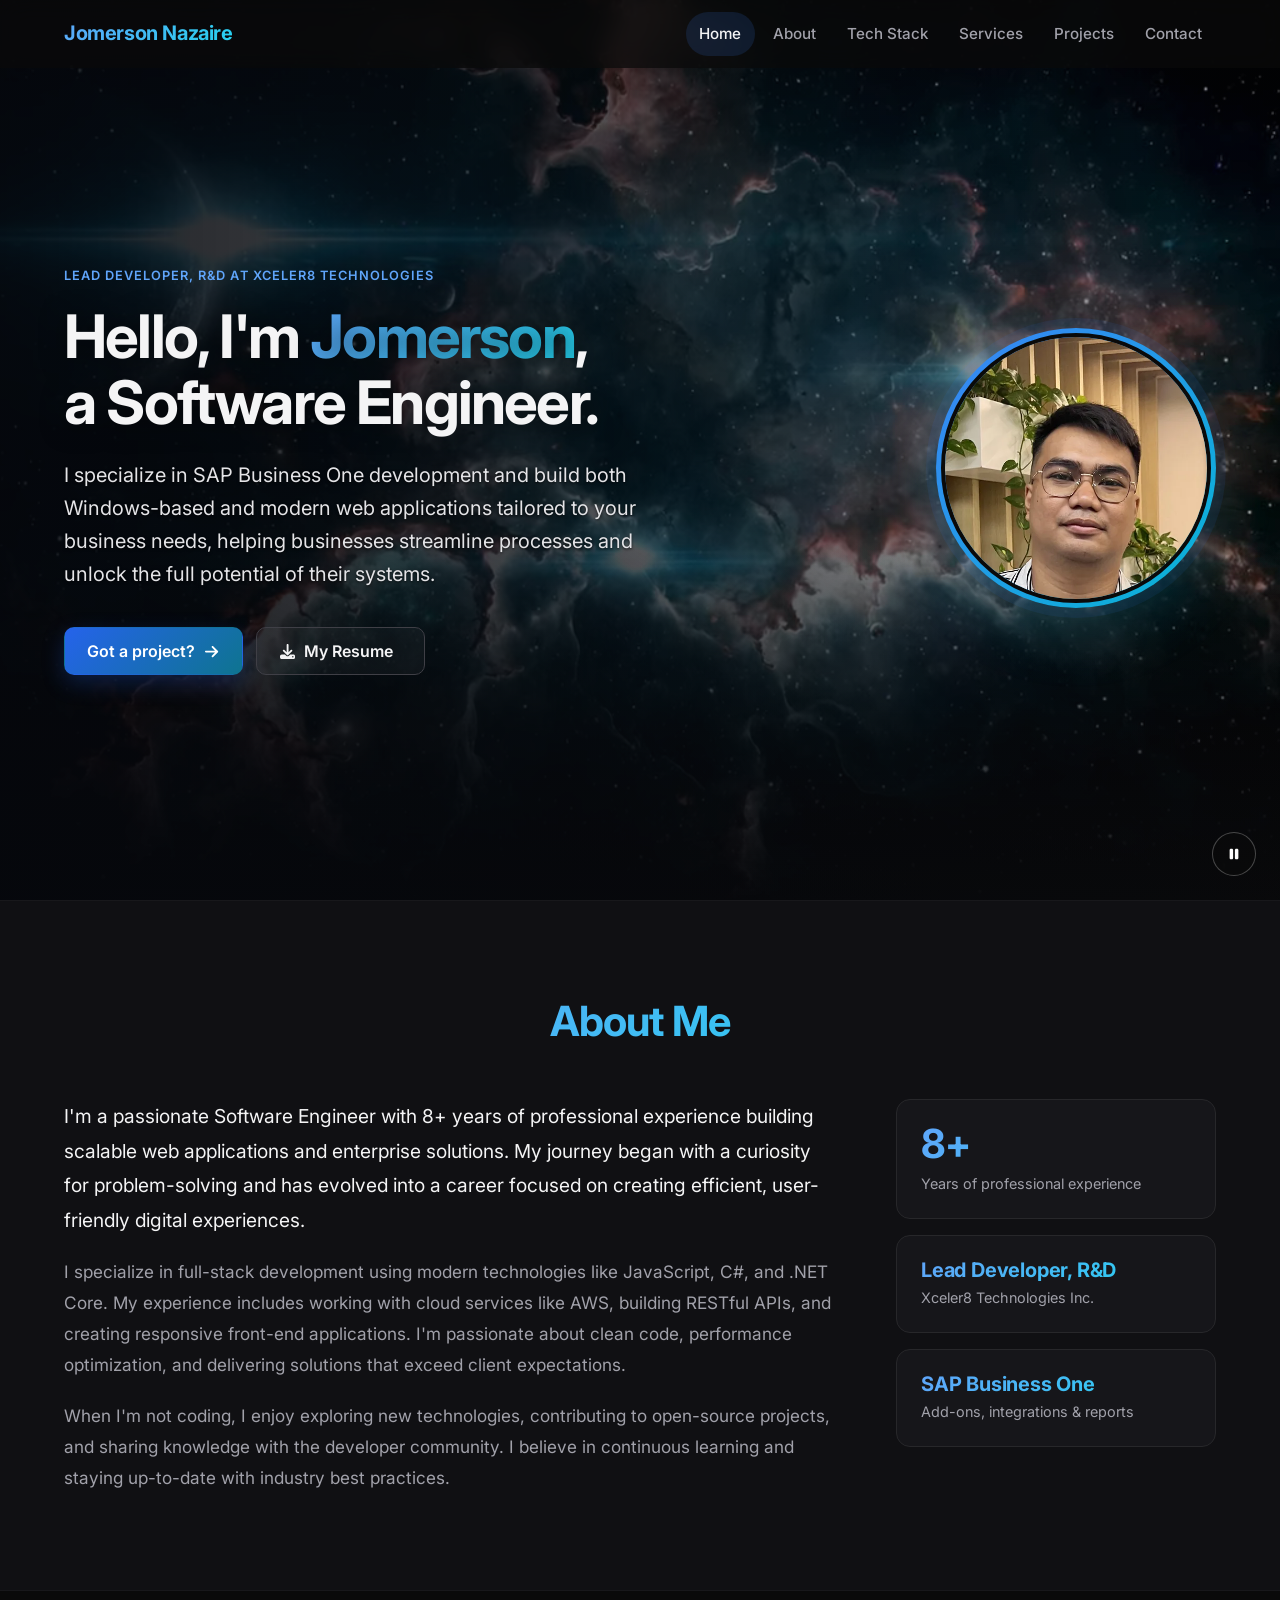
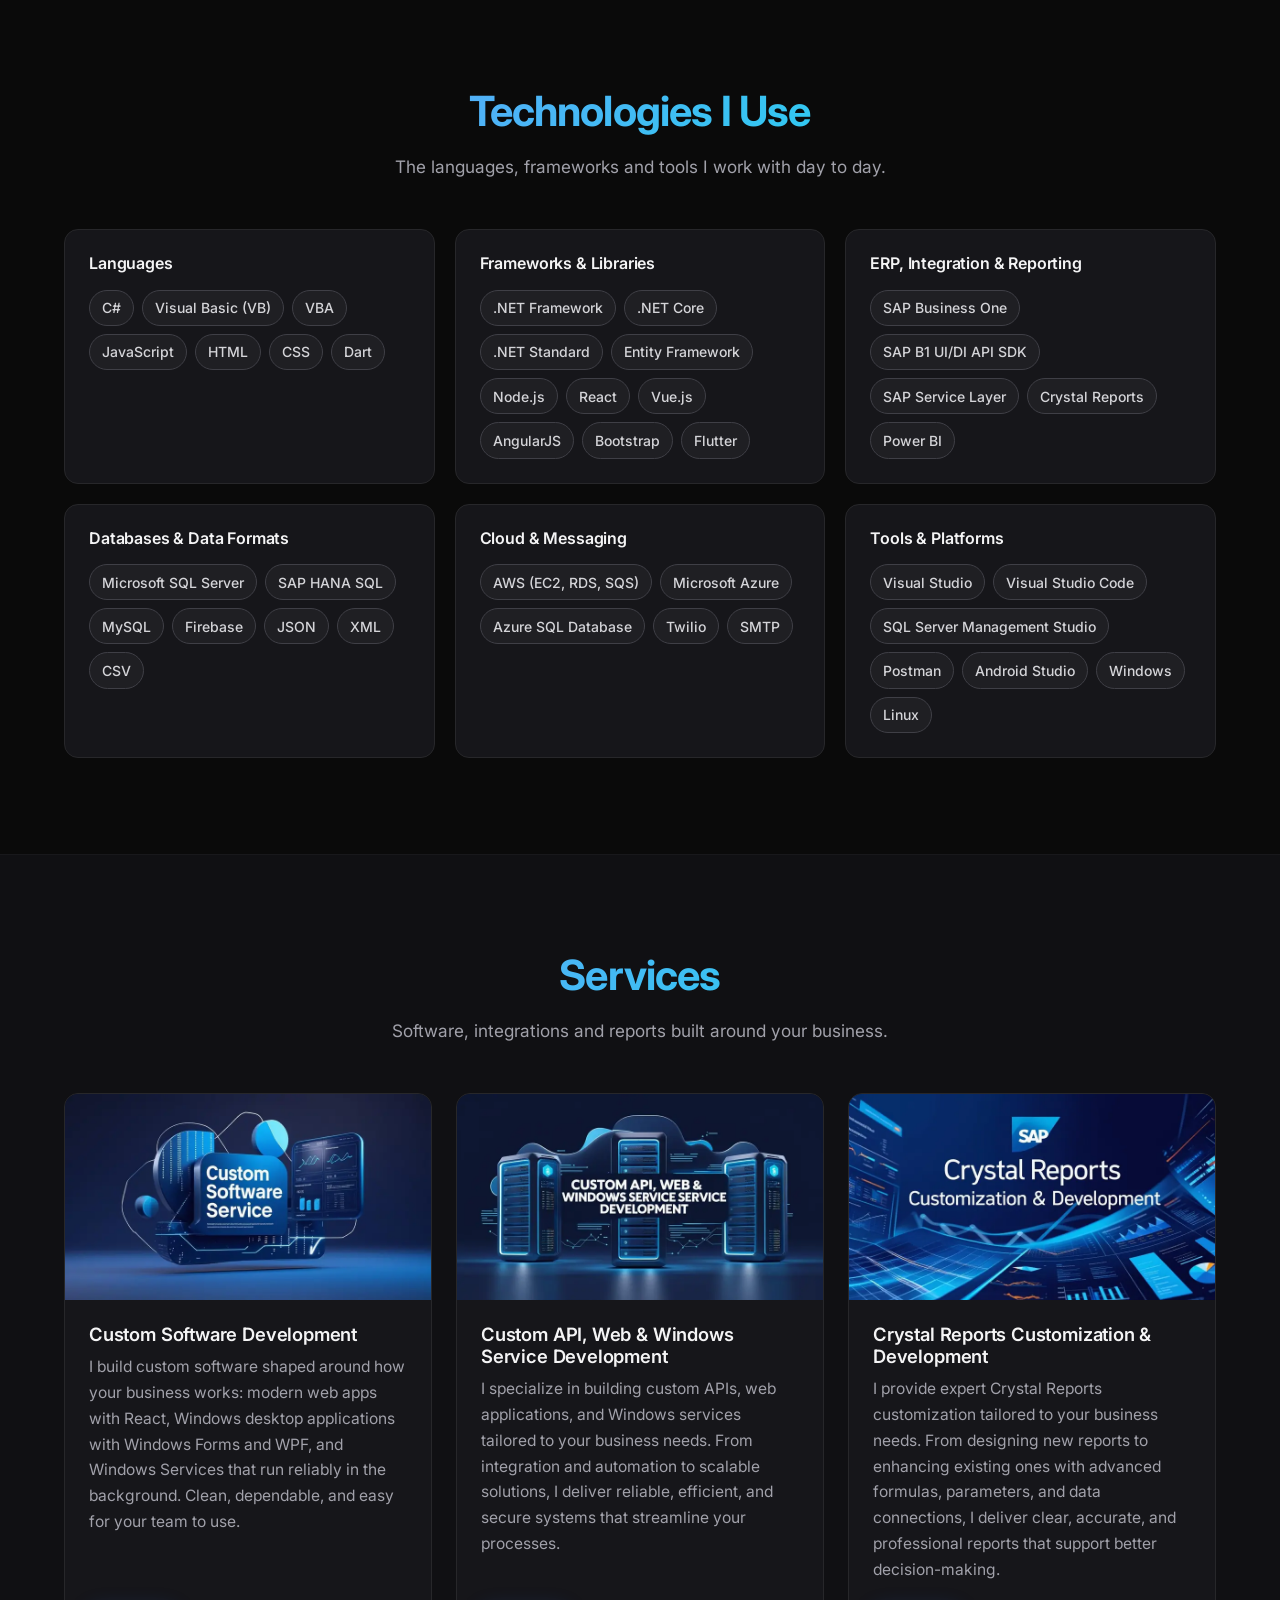
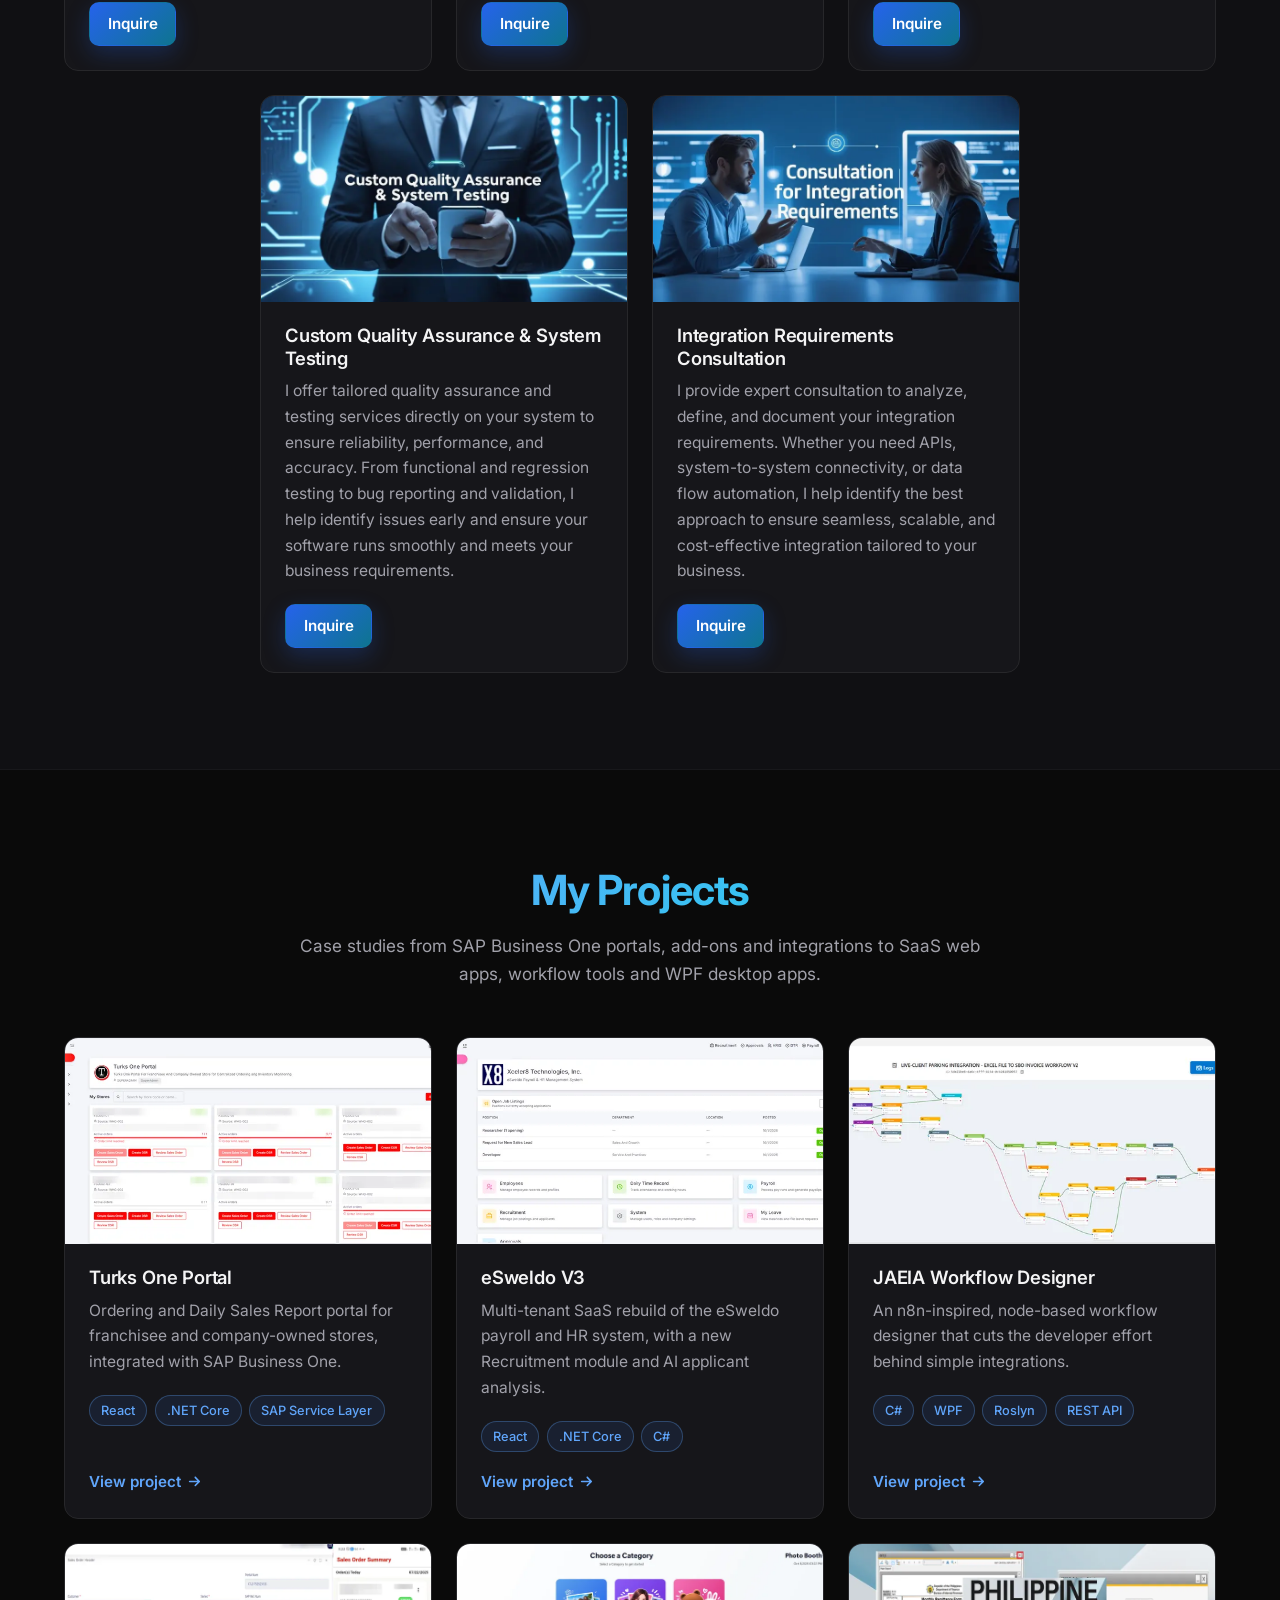
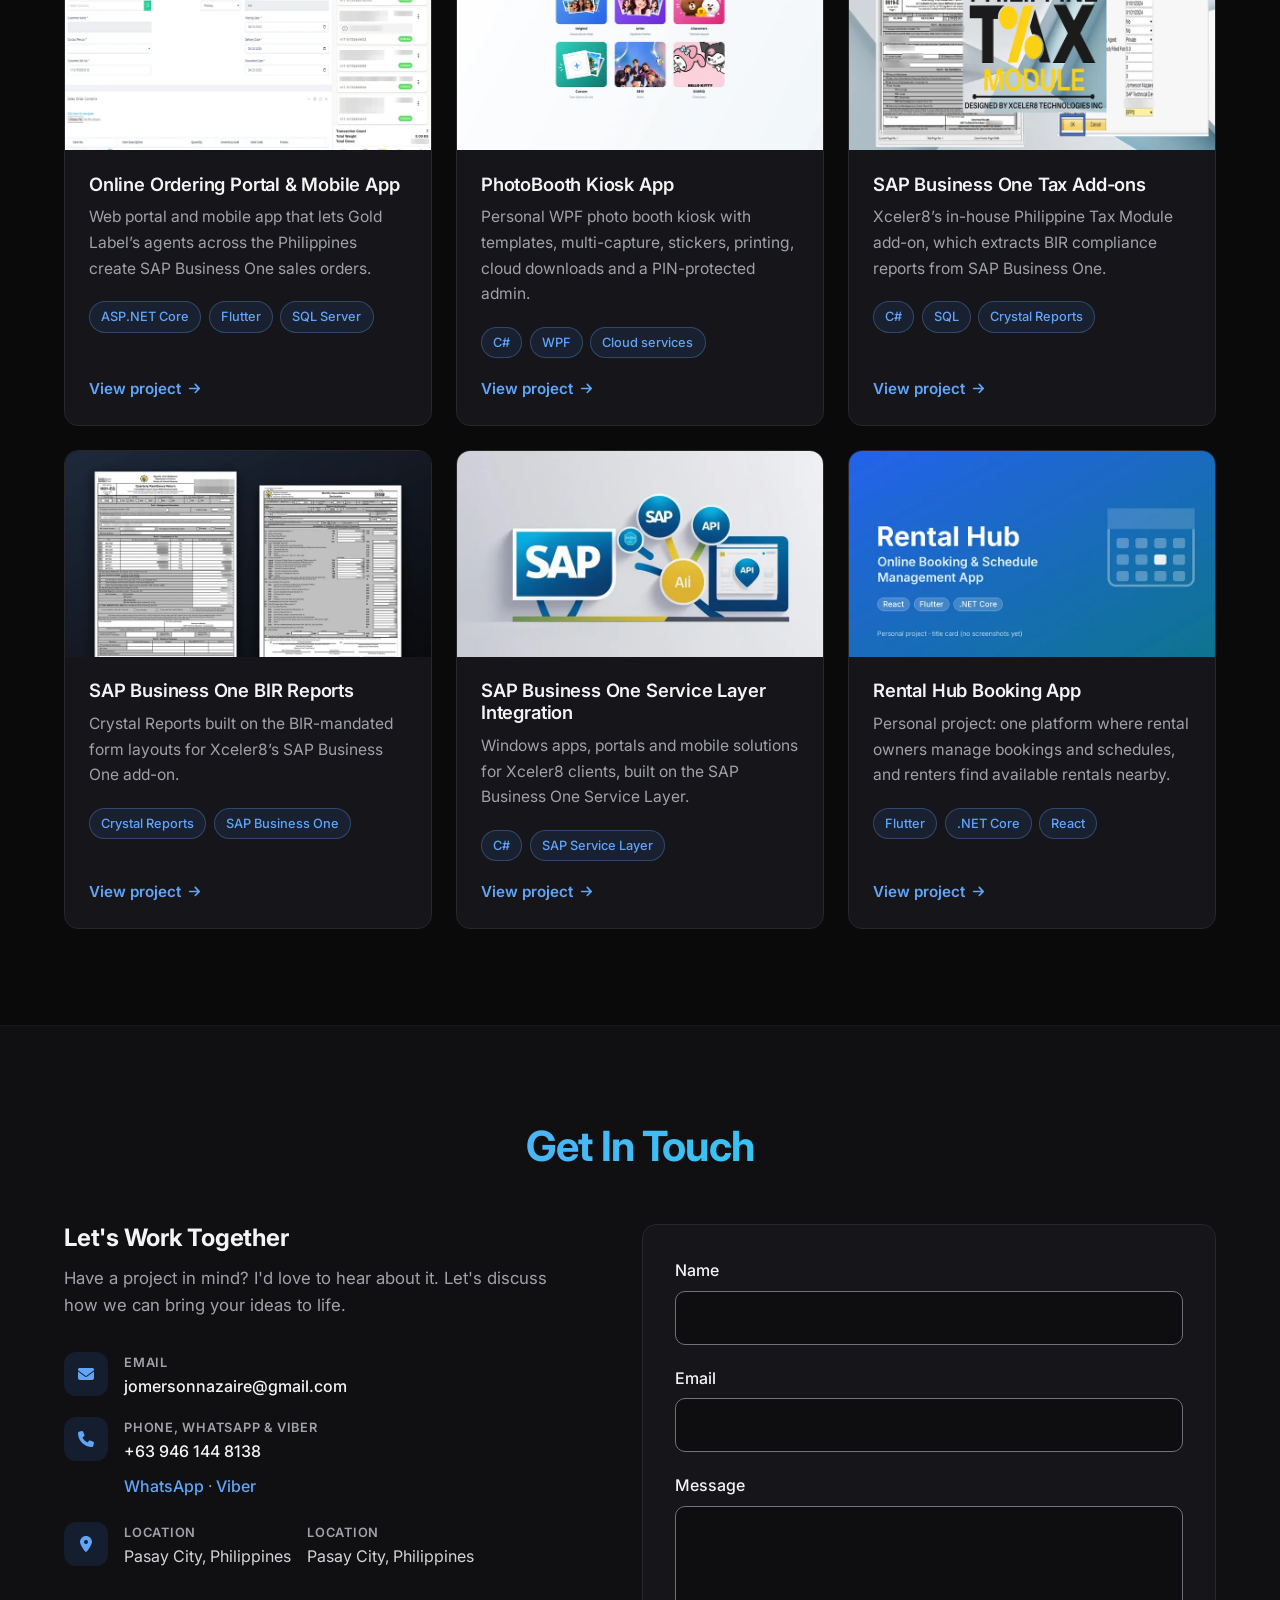
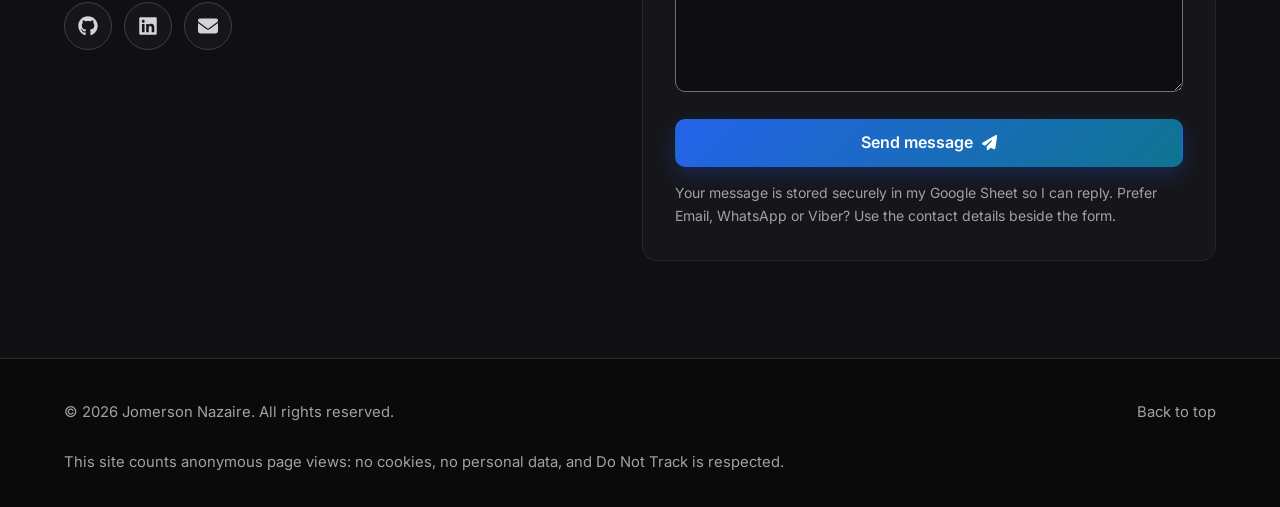
<file: index.html>
<!DOCTYPE html>
<html lang="en">
<head>
    <meta charset="UTF-8">
    <meta name="viewport" content="width=device-width, initial-scale=1.0">
    <title>Jomerson Nazaire | Software Engineer, SAP Business One &amp; .NET</title>
    <meta name="description" content="Jomerson Nazaire, Software Engineer and Lead Developer (R&amp;D) at Xceler8 Technologies. SAP Business One add-ons and integrations, C#/.NET applications and Crystal Reports. Based in the Philippines.">
    <link rel="canonical" href="https://jomersonnazaire.github.io/Digital-Portfolio/">
    <meta name="theme-color" content="#0a0a0a">
    <link rel="icon" href="Assets/favicon.svg" type="image/svg+xml">
    <link rel="apple-touch-icon" href="Assets/apple-touch-icon.png">
    <meta property="og:type" content="website">
    <meta property="og:site_name" content="Jomerson Nazaire">
    <meta property="og:title" content="Jomerson Nazaire | Software Engineer">
    <meta property="og:description" content="SAP Business One add-ons and integrations, C#/.NET applications and Crystal Reports. 8+ years of professional experience.">
    <meta property="og:url" content="https://jomersonnazaire.github.io/Digital-Portfolio/">
    <meta property="og:image" content="https://jomersonnazaire.github.io/Digital-Portfolio/Assets/og-image.jpg">
    <meta property="og:image:width" content="1200">
    <meta property="og:image:height" content="630">
    <meta property="og:image:alt" content="Jomerson Nazaire, Software Engineer: SAP Business One add-ons and integrations">
    <meta name="twitter:card" content="summary_large_image">
    <meta name="twitter:title" content="Jomerson Nazaire | Software Engineer">
    <meta name="twitter:description" content="SAP Business One add-ons and integrations, C#/.NET applications and Crystal Reports.">
    <meta name="twitter:image" content="https://jomersonnazaire.github.io/Digital-Portfolio/Assets/og-image.jpg">
    <link rel="stylesheet" href="styles.css">
    <link rel="preconnect" href="https://fonts.googleapis.com">
    <link rel="preconnect" href="https://fonts.gstatic.com" crossorigin>
    <link rel="stylesheet" href="https://fonts.googleapis.com/css2?family=Inter:wght@400;500;600;700&amp;display=swap" media="print" onload="this.media='all'">
    <noscript><link rel="stylesheet" href="https://fonts.googleapis.com/css2?family=Inter:wght@400;500;600;700&amp;display=swap"></noscript>
    <link rel="preload" as="image" href="Assets/Images/Profile/jomerson-nazaire-headshot.webp" type="image/webp">
</head>
<body>
    <a class="skip-link" href="#main">Skip to content</a>
    <svg xmlns="http://www.w3.org/2000/svg" class="icon-sprite" aria-hidden="true" focusable="false">
    <!-- Icons: Font Awesome Free 6.7.2 by @fontawesome - https://fontawesome.com - License: CC BY 4.0 (https://fontawesome.com/license/free) -->
    <symbol id="i-envelope" viewBox="0 0 512 512"><path d="M48 64C21.5 64 0 85.5 0 112c0 15.1 7.1 29.3 19.2 38.4L236.8 313.6c11.4 8.5 27 8.5 38.4 0L492.8 150.4c12.1-9.1 19.2-23.3 19.2-38.4c0-26.5-21.5-48-48-48L48 64zM0 176L0 384c0 35.3 28.7 64 64 64l384 0c35.3 0 64-28.7 64-64l0-208L294.4 339.2c-22.8 17.1-54 17.1-76.8 0L0 176z"/></symbol>
    <symbol id="i-phone" viewBox="0 0 512 512"><path d="M164.9 24.6c-7.7-18.6-28-28.5-47.4-23.2l-88 24C12.1 30.2 0 46 0 64C0 311.4 200.6 512 448 512c18 0 33.8-12.1 38.6-29.5l24-88c5.3-19.4-4.6-39.7-23.2-47.4l-96-40c-16.3-6.8-35.2-2.1-46.3 11.6L304.7 368C234.3 334.7 177.3 277.7 144 207.3L193.3 167c13.7-11.2 18.4-30 11.6-46.3l-40-96z"/></symbol>
    <symbol id="i-location" viewBox="0 0 384 512"><path d="M215.7 499.2C267 435 384 279.4 384 192C384 86 298 0 192 0S0 86 0 192c0 87.4 117 243 168.3 307.2c12.3 15.3 35.1 15.3 47.4 0zM192 128a64 64 0 1 1 0 128 64 64 0 1 1 0-128z"/></symbol>
    <symbol id="i-github" viewBox="0 0 496 512"><path d="M165.9 397.4c0 2-2.3 3.6-5.2 3.6-3.3.3-5.6-1.3-5.6-3.6 0-2 2.3-3.6 5.2-3.6 3-.3 5.6 1.3 5.6 3.6zm-31.1-4.5c-.7 2 1.3 4.3 4.3 4.9 2.6 1 5.6 0 6.2-2s-1.3-4.3-4.3-5.2c-2.6-.7-5.5.3-6.2 2.3zm44.2-1.7c-2.9.7-4.9 2.6-4.6 4.9.3 2 2.9 3.3 5.9 2.6 2.9-.7 4.9-2.6 4.6-4.6-.3-1.9-3-3.2-5.9-2.9zM244.8 8C106.1 8 0 113.3 0 252c0 110.9 69.8 205.8 169.5 239.2 12.8 2.3 17.3-5.6 17.3-12.1 0-6.2-.3-40.4-.3-61.4 0 0-70 15-84.7-29.8 0 0-11.4-29.1-27.8-36.6 0 0-22.9-15.7 1.6-15.4 0 0 24.9 2 38.6 25.8 21.9 38.6 58.6 27.5 72.9 20.9 2.3-16 8.8-27.1 16-33.7-55.9-6.2-112.3-14.3-112.3-110.5 0-27.5 7.6-41.3 23.6-58.9-2.6-6.5-11.1-33.3 2.6-67.9 20.9-6.5 69 27 69 27 20-5.6 41.5-8.5 62.8-8.5s42.8 2.9 62.8 8.5c0 0 48.1-33.6 69-27 13.7 34.7 5.2 61.4 2.6 67.9 16 17.7 25.8 31.5 25.8 58.9 0 96.5-58.9 104.2-114.8 110.5 9.2 7.9 17 22.9 17 46.4 0 33.7-.3 75.4-.3 83.6 0 6.5 4.6 14.4 17.3 12.1C428.2 457.8 496 362.9 496 252 496 113.3 383.5 8 244.8 8zM97.2 352.9c-1.3 1-1 3.3.7 5.2 1.6 1.6 3.9 2.3 5.2 1 1.3-1 1-3.3-.7-5.2-1.6-1.6-3.9-2.3-5.2-1zm-10.8-8.1c-.7 1.3.3 2.9 2.3 3.9 1.6 1 3.6.7 4.3-.7.7-1.3-.3-2.9-2.3-3.9-2-.6-3.6-.3-4.3.7zm32.4 35.6c-1.6 1.3-1 4.3 1.3 6.2 2.3 2.3 5.2 2.6 6.5 1 1.3-1.3.7-4.3-1.3-6.2-2.2-2.3-5.2-2.6-6.5-1zm-11.4-14.7c-1.6 1-1.6 3.6 0 5.9 1.6 2.3 4.3 3.3 5.6 2.3 1.6-1.3 1.6-3.9 0-6.2-1.4-2.3-4-3.3-5.6-2z"/></symbol>
    <symbol id="i-linkedin" viewBox="0 0 448 512"><path d="M416 32H31.9C14.3 32 0 46.5 0 64.3v383.4C0 465.5 14.3 480 31.9 480H416c17.6 0 32-14.5 32-32.3V64.3c0-17.8-14.4-32.3-32-32.3zM135.4 416H69V202.2h66.5V416zm-33.2-243c-21.3 0-38.5-17.3-38.5-38.5S80.9 96 102.2 96c21.2 0 38.5 17.3 38.5 38.5 0 21.3-17.2 38.5-38.5 38.5zm282.1 243h-66.4V312c0-24.8-.5-56.7-34.5-56.7-34.6 0-39.9 27-39.9 54.9V416h-66.4V202.2h63.7v29.2h.9c8.9-16.8 30.6-34.5 62.9-34.5 67.2 0 79.7 44.3 79.7 101.9V416z"/></symbol>
    <symbol id="i-whatsapp" viewBox="0 0 448 512"><path d="M380.9 97.1C339 55.1 283.2 32 223.9 32c-122.4 0-222 99.6-222 222 0 39.1 10.2 77.3 29.6 111L0 480l117.7-30.9c32.4 17.7 68.9 27 106.1 27h.1c122.3 0 224.1-99.6 224.1-222 0-59.3-25.2-115-67.1-157zm-157 341.6c-33.2 0-65.7-8.9-94-25.7l-6.7-4-69.8 18.3L72 359.2l-4.4-7c-18.5-29.4-28.2-63.3-28.2-98.2 0-101.7 82.8-184.5 184.6-184.5 49.3 0 95.6 19.2 130.4 54.1 34.8 34.9 56.2 81.2 56.1 130.5 0 101.8-84.9 184.6-186.6 184.6zm101.2-138.2c-5.5-2.8-32.8-16.2-37.9-18-5.1-1.9-8.8-2.8-12.5 2.8-3.7 5.6-14.3 18-17.6 21.8-3.2 3.7-6.5 4.2-12 1.4-32.6-16.3-54-29.1-75.5-66-5.7-9.8 5.7-9.1 16.3-30.3 1.8-3.7.9-6.9-.5-9.7-1.4-2.8-12.5-30.1-17.1-41.2-4.5-10.8-9.1-9.3-12.5-9.5-3.2-.2-6.9-.2-10.6-.2-3.7 0-9.7 1.4-14.8 6.9-5.1 5.6-19.4 19-19.4 46.3 0 27.3 19.9 53.7 22.6 57.4 2.8 3.7 39.1 59.7 94.8 83.8 35.2 15.2 49 16.5 66.6 13.9 10.7-1.6 32.8-13.4 37.4-26.4 4.6-13 4.6-24.1 3.2-26.4-1.3-2.5-5-3.9-10.5-6.6z"/></symbol>
    <symbol id="i-viber" viewBox="0 0 512 512"><path d="M444 49.9C431.3 38.2 379.9.9 265.3.4c0 0-135.1-8.1-200.9 52.3C27.8 89.3 14.9 143 13.5 209.5c-1.4 66.5-3.1 191.1 117 224.9h.1l-.1 51.6s-.8 20.9 13 25.1c16.6 5.2 26.4-10.7 42.3-27.8 8.7-9.4 20.7-23.2 29.8-33.7 82.2 6.9 145.3-8.9 152.5-11.2 16.6-5.4 110.5-17.4 125.7-142 15.8-128.6-7.6-209.8-49.8-246.5zM457.9 287c-12.9 104-89 110.6-103 115.1-6 1.9-61.5 15.7-131.2 11.2 0 0-52 62.7-68.2 79-5.3 5.3-11.1 4.8-11-5.7 0-6.9.4-85.7.4-85.7-.1 0-.1 0 0 0-101.8-28.2-95.8-134.3-94.7-189.8 1.1-55.5 11.6-101 42.6-131.6 55.7-50.5 170.4-43 170.4-43 96.9.4 143.3 29.6 154.1 39.4 35.7 30.6 53.9 103.8 40.6 211.1zm-139-80.8c.4 8.6-12.5 9.2-12.9.6-1.1-22-11.4-32.7-32.6-33.9-8.6-.5-7.8-13.4.7-12.9 27.9 1.5 43.4 17.5 44.8 46.2zm20.3 11.3c1-42.4-25.5-75.6-75.8-79.3-8.5-.6-7.6-13.5.9-12.9 58 4.2 88.9 44.1 87.8 92.5-.1 8.6-13.1 8.2-12.9-.3zm47 13.4c.1 8.6-12.9 8.7-12.9.1-.6-81.5-54.9-125.9-120.8-126.4-8.5-.1-8.5-12.9 0-12.9 73.7.5 133 51.4 133.7 139.2zM374.9 329v.2c-10.8 19-31 40-51.8 33.3l-.2-.3c-21.1-5.9-70.8-31.5-102.2-56.5-16.2-12.8-31-27.9-42.4-42.4-10.3-12.9-20.7-28.2-30.8-46.6-21.3-38.5-26-55.7-26-55.7-6.7-20.8 14.2-41 33.3-51.8h.2c9.2-4.8 18-3.2 23.9 3.9 0 0 12.4 14.8 17.7 22.1 5 6.8 11.7 17.7 15.2 23.8 6.1 10.9 2.3 22-3.7 26.6l-12 9.6c-6.1 4.9-5.3 14-5.3 14s17.8 67.3 84.3 84.3c0 0 9.1.8 14-5.3l9.6-12c4.6-6 15.7-9.8 26.6-3.7 14.7 8.3 33.4 21.2 45.8 32.9 7 5.7 8.6 14.4 3.8 23.6z"/></symbol>
    <symbol id="i-send" viewBox="0 0 512 512"><path d="M498.1 5.6c10.1 7 15.4 19.1 13.5 31.2l-64 416c-1.5 9.7-7.4 18.2-16 23s-18.9 5.4-28 1.6L284 427.7l-68.5 74.1c-8.9 9.7-22.9 12.9-35.2 8.1S160 493.2 160 480l0-83.6c0-4 1.5-7.8 4.2-10.8L331.8 202.8c5.8-6.3 5.6-16-.4-22s-15.7-6.4-22-.7L106 360.8 17.7 316.6C7.1 311.3 .3 300.7 0 288.9s5.9-22.8 16.1-28.7l448-256c10.7-6.1 23.9-5.5 34 1.4z"/></symbol>
    <symbol id="i-download" viewBox="0 0 512 512"><path d="M288 32c0-17.7-14.3-32-32-32s-32 14.3-32 32l0 242.7-73.4-73.4c-12.5-12.5-32.8-12.5-45.3 0s-12.5 32.8 0 45.3l128 128c12.5 12.5 32.8 12.5 45.3 0l128-128c12.5-12.5 12.5-32.8 0-45.3s-32.8-12.5-45.3 0L288 274.7 288 32zM64 352c-35.3 0-64 28.7-64 64l0 32c0 35.3 28.7 64 64 64l384 0c35.3 0 64-28.7 64-64l0-32c0-35.3-28.7-64-64-64l-101.5 0-45.3 45.3c-25 25-65.5 25-90.5 0L165.5 352 64 352zm368 56a24 24 0 1 1 0 48 24 24 0 1 1 0-48z"/></symbol>
    <symbol id="i-close" viewBox="0 0 384 512"><path d="M342.6 150.6c12.5-12.5 12.5-32.8 0-45.3s-32.8-12.5-45.3 0L192 210.7 86.6 105.4c-12.5-12.5-32.8-12.5-45.3 0s-12.5 32.8 0 45.3L146.7 256 41.4 361.4c-12.5 12.5-12.5 32.8 0 45.3s32.8 12.5 45.3 0L192 301.3 297.4 406.6c12.5 12.5 32.8 12.5 45.3 0s12.5-32.8 0-45.3L237.3 256 342.6 150.6z"/></symbol>
    <symbol id="i-copy" viewBox="0 0 448 512"><path d="M384 336l-192 0c-8.8 0-16-7.2-16-16l0-256c0-8.8 7.2-16 16-16l140.1 0L400 115.9 400 320c0 8.8-7.2 16-16 16zM192 384l192 0c35.3 0 64-28.7 64-64l0-204.1c0-12.7-5.1-24.9-14.1-33.9L366.1 14.1c-9-9-21.2-14.1-33.9-14.1L192 0c-35.3 0-64 28.7-64 64l0 256c0 35.3 28.7 64 64 64zM64 128c-35.3 0-64 28.7-64 64L0 448c0 35.3 28.7 64 64 64l192 0c35.3 0 64-28.7 64-64l0-32-48 0 0 32c0 8.8-7.2 16-16 16L64 464c-8.8 0-16-7.2-16-16l0-256c0-8.8 7.2-16 16-16l32 0 0-48-32 0z"/></symbol>
    <symbol id="i-arrow-left" viewBox="0 0 448 512"><path d="M9.4 233.4c-12.5 12.5-12.5 32.8 0 45.3l160 160c12.5 12.5 32.8 12.5 45.3 0s12.5-32.8 0-45.3L109.2 288 416 288c17.7 0 32-14.3 32-32s-14.3-32-32-32l-306.7 0L214.6 118.6c12.5-12.5 12.5-32.8 0-45.3s-32.8-12.5-45.3 0l-160 160z"/></symbol>
    <symbol id="i-arrow-right" viewBox="0 0 448 512"><path d="M438.6 278.6c12.5-12.5 12.5-32.8 0-45.3l-160-160c-12.5-12.5-32.8-12.5-45.3 0s-12.5 32.8 0 45.3L338.8 224 32 224c-17.7 0-32 14.3-32 32s14.3 32 32 32l306.7 0L233.4 393.4c-12.5 12.5-12.5 32.8 0 45.3s32.8 12.5 45.3 0l160-160z"/></symbol>
    <symbol id="i-pause" viewBox="0 0 320 512"><path d="M48 64C21.5 64 0 85.5 0 112L0 400c0 26.5 21.5 48 48 48l32 0c26.5 0 48-21.5 48-48l0-288c0-26.5-21.5-48-48-48L48 64zm192 0c-26.5 0-48 21.5-48 48l0 288c0 26.5 21.5 48 48 48l32 0c26.5 0 48-21.5 48-48l0-288c0-26.5-21.5-48-48-48l-32 0z"/></symbol>
    <symbol id="i-play" viewBox="0 0 384 512"><path d="M73 39c-14.8-9.1-33.4-9.4-48.5-.9S0 62.6 0 80L0 432c0 17.4 9.4 33.4 24.5 41.9s33.7 8.1 48.5-.9L361 297c14.3-8.7 23-24.2 23-41s-8.7-32.2-23-41L73 39z"/></symbol>
    <symbol id="i-check" viewBox="0 0 448 512"><path d="M438.6 105.4c12.5 12.5 12.5 32.8 0 45.3l-256 256c-12.5 12.5-32.8 12.5-45.3 0l-128-128c-12.5-12.5-12.5-32.8 0-45.3s32.8-12.5 45.3 0L160 338.7 393.4 105.4c12.5-12.5 32.8-12.5 45.3 0z"/></symbol>
    </svg>

    <header class="site-header">
        <nav class="nav container" aria-label="Main">
            <a class="nav-logo" href="#home">Jomerson Nazaire</a>
            <button class="nav-toggle" id="nav-toggle" type="button" aria-label="Open menu" aria-expanded="false" aria-controls="nav-menu">
                <span class="nav-toggle-bar" aria-hidden="true"></span>
                <span class="nav-toggle-bar" aria-hidden="true"></span>
                <span class="nav-toggle-bar" aria-hidden="true"></span>
            </button>
            <ul class="nav-menu" id="nav-menu">
                <li><a href="#home" class="nav-link">Home</a></li>
                <li><a href="#about" class="nav-link">About</a></li>
                <li><a href="#tech-stack" class="nav-link">Tech Stack</a></li>
                <li><a href="#services" class="nav-link">Services</a></li>
                <li><a href="#projects" class="nav-link">Projects</a></li>
                <li><a href="#contact" class="nav-link">Contact</a></li>
            </ul>
        </nav>
    </header>

    <main id="main" tabindex="-1">
        <!-- Home -->
        <section id="home" class="hero" aria-labelledby="hero-title">
            <div class="hero-media" aria-hidden="true">
                <video id="hero-video" class="hero-video" muted loop playsinline preload="none"
                       data-src-webm="Assets/Video/hero-bg.webm" data-src-mp4="Assets/Video/hero-bg.mp4"></video>
            </div>
            <button class="video-toggle" id="video-toggle" type="button" aria-label="Pause background video" aria-pressed="false" hidden></button>

            <div class="container hero-inner">
                <div class="hero-text">
                    <p class="eyebrow hero-eyebrow fade-in">Lead Developer, R&amp;D at Xceler8 Technologies</p>
                    <h1 id="hero-title" class="fade-in">Hello, I'm <span class="accent-text">Jomerson</span>,<br>a Software Engineer.</h1>
                    <p class="hero-lead fade-in fade-in--1">
                        I specialize in SAP Business One development and build both Windows-based and modern web applications tailored to your business needs, helping businesses streamline processes and unlock the full potential of their systems.
                    </p>
                    <div class="hero-buttons fade-in fade-in--2">
                        <a href="#contact" class="btn btn-primary">Got a project?<svg class="icon" aria-hidden="true"><use href="#i-arrow-right"></use></svg></a>
                        <a href="Assets/Jomerson-Nazaire-Resume-2026.pdf" class="btn btn-secondary" download>
                            <svg class="icon" aria-hidden="true"><use href="#i-download"></use></svg>My Resume<span class="sr-only"> (PDF, 102 KB)</span>
                        </a>
                    </div>
                </div>
                <div class="hero-photo fade-in fade-in--3">
                    <div class="profile-ring">
                        <img src="Assets/Images/Profile/jomerson-nazaire-headshot.webp" alt="Portrait of Jomerson Nazaire" width="500" height="500" fetchpriority="high" decoding="async">
                    </div>
                </div>
            </div>
        </section>

        <!-- About -->
        <section id="about" class="section section--alt" aria-labelledby="about-title">
            <div class="container">
                <div class="section-head">
                    <h2 id="about-title" class="section-title">About Me</h2>
                </div>
                <div class="about-grid">
                    <div class="about-text">
                        <p class="about-intro">I'm a passionate Software Engineer with 8+ years of professional experience building scalable web applications and enterprise solutions. My journey began with a curiosity for problem-solving and has evolved into a career focused on creating efficient, user-friendly digital experiences.</p>
                        <p>I specialize in full-stack development using modern technologies like JavaScript, C#, and .NET Core. My experience includes working with cloud services like AWS, building RESTful APIs, and creating responsive front-end applications. I'm passionate about clean code, performance optimization, and delivering solutions that exceed client expectations.</p>
                        <p>When I'm not coding, I enjoy exploring new technologies, contributing to open-source projects, and sharing knowledge with the developer community. I believe in continuous learning and staying up-to-date with industry best practices.</p>
                    </div>
                    <ul class="about-facts" aria-label="At a glance">
                        <li class="fact">
                            <span class="fact-value">8+</span>
                            <span class="fact-label">Years of professional experience</span>
                        </li>
                        <li class="fact">
                            <span class="fact-value fact-value--sm">Lead Developer, R&amp;D</span>
                            <span class="fact-label">Xceler8 Technologies Inc.</span>
                        </li>
                        <li class="fact">
                            <span class="fact-value fact-value--sm">SAP Business One</span>
                            <span class="fact-label">Add-ons, integrations &amp; reports</span>
                        </li>
                    </ul>
                </div>
            </div>
        </section>

        <!-- Tech stack -->
        <section id="tech-stack" class="section" aria-labelledby="tech-title">
            <div class="container">
                <div class="section-head">
                    <h2 id="tech-title" class="section-title">Technologies I Use</h2>
                    <p class="section-subtitle">The languages, frameworks and tools I work with day to day.</p>
                </div>
                <div class="tech-grid">
                    <div class="tech-group">
                        <h3>Languages</h3>
                        <ul class="chips">
                            <li>C#</li><li>Visual Basic (VB)</li><li>VBA</li><li>JavaScript</li><li>HTML</li><li>CSS</li><li>Dart</li>
                        </ul>
                    </div>
                    <div class="tech-group">
                        <h3>Frameworks &amp; Libraries</h3>
                        <ul class="chips">
                            <li>.NET Framework</li><li>.NET Core</li><li>.NET Standard</li><li>Entity Framework</li><li>Node.js</li><li>React</li><li>Vue.js</li><li>AngularJS</li><li>Bootstrap</li><li>Flutter</li>
                        </ul>
                    </div>
                    <div class="tech-group">
                        <h3>ERP, Integration &amp; Reporting</h3>
                        <ul class="chips">
                            <li>SAP Business One</li><li>SAP B1 UI/DI API SDK</li><li>SAP Service Layer</li><li>Crystal Reports</li><li>Power BI</li>
                        </ul>
                    </div>
                    <div class="tech-group">
                        <h3>Databases &amp; Data Formats</h3>
                        <ul class="chips">
                            <li>Microsoft SQL Server</li><li>SAP HANA SQL</li><li>MySQL</li><li>Firebase</li><li>JSON</li><li>XML</li><li>CSV</li>
                        </ul>
                    </div>
                    <div class="tech-group">
                        <h3>Cloud &amp; Messaging</h3>
                        <ul class="chips">
                            <li>AWS (EC2, RDS, SQS)</li><li>Microsoft Azure</li><li>Azure SQL Database</li><li>Twilio</li><li>SMTP</li>
                        </ul>
                    </div>
                    <div class="tech-group">
                        <h3>Tools &amp; Platforms</h3>
                        <ul class="chips">
                            <li>Visual Studio</li><li>Visual Studio Code</li><li>SQL Server Management Studio</li><li>Postman</li><li>Android Studio</li><li>Windows</li><li>Linux</li>
                        </ul>
                    </div>
                </div>
            </div>
        </section>

        <!-- Services -->
        <section id="services" class="section section--alt" aria-labelledby="services-title">
            <div class="container">
                <div class="section-head">
                    <h2 id="services-title" class="section-title">Services</h2>
                    <p class="section-subtitle">Software, integrations and reports built around your business.</p>
                </div>
                <ul class="card-grid services-grid">
                    <li class="card service-card">
                        <img class="card-img" src="Assets/Images/Services/custom-software-development-800.webp" alt="" width="800" height="450" loading="lazy" decoding="async">
                        <div class="card-body">
                            <h3>Custom Software Development</h3>
                            <p>I build custom software shaped around how your business works: modern web apps with React, Windows desktop applications with Windows Forms and WPF, and Windows Services that run reliably in the background. Clean, dependable, and easy for your team to use.</p>
                            <button type="button" class="btn btn-primary btn-sm service-cta" data-template="Inquiry for Custom Software Development: Please provide more details about your requirements.">Inquire<span class="sr-only"> about custom software development</span></button>
                        </div>
                    </li>
                    <li class="card service-card">
                        <img class="card-img" src="Assets/Images/Services/custom-api-web-windows-services-800.webp" alt="" width="800" height="450" loading="lazy" decoding="async">
                        <div class="card-body">
                            <h3>Custom API, Web &amp; Windows Service Development</h3>
                            <p>I specialize in building custom APIs, web applications, and Windows services tailored to your business needs. From integration and automation to scalable solutions, I deliver reliable, efficient, and secure systems that streamline your processes.</p>
                            <button type="button" class="btn btn-primary btn-sm service-cta" data-template="Inquiry for Custom API/Web/Windows Service Development: Please describe the integration or service you need.">Inquire<span class="sr-only"> about API, web and Windows service development</span></button>
                        </div>
                    </li>
                    <li class="card service-card">
                        <img class="card-img" src="Assets/Images/Services/crystal-reports-800.webp" alt="" width="800" height="450" loading="lazy" decoding="async">
                        <div class="card-body">
                            <h3>Crystal Reports Customization &amp; Development</h3>
                            <p>I provide expert Crystal Reports customization tailored to your business needs. From designing new reports to enhancing existing ones with advanced formulas, parameters, and data connections, I deliver clear, accurate, and professional reports that support better decision-making.</p>
                            <button type="button" class="btn btn-primary btn-sm service-cta" data-template="Inquiry for Crystal Reports customization: Please share the reporting requirements you would like customized.">Inquire<span class="sr-only"> about Crystal Reports customization</span></button>
                        </div>
                    </li>
                    <li class="card service-card">
                        <img class="card-img" src="Assets/Images/Services/quality-assurance-800.webp" alt="" width="800" height="450" loading="lazy" decoding="async">
                        <div class="card-body">
                            <h3>Custom Quality Assurance &amp; System Testing</h3>
                            <p>I offer tailored quality assurance and testing services directly on your system to ensure reliability, performance, and accuracy. From functional and regression testing to bug reporting and validation, I help identify issues early and ensure your software runs smoothly and meets your business requirements.</p>
                            <button type="button" class="btn btn-primary btn-sm service-cta" data-template="Inquiry for Quality Assurance Testing on your system: Please provide details about the system or modules that need testing.">Inquire<span class="sr-only"> about quality assurance and system testing</span></button>
                        </div>
                    </li>
                    <li class="card service-card">
                        <img class="card-img" src="Assets/Images/Services/integration-consultation-800.webp" alt="" width="800" height="450" loading="lazy" decoding="async">
                        <div class="card-body">
                            <h3>Integration Requirements Consultation</h3>
                            <p>I provide expert consultation to analyze, define, and document your integration requirements. Whether you need APIs, system-to-system connectivity, or data flow automation, I help identify the best approach to ensure seamless, scalable, and cost-effective integration tailored to your business.</p>
                            <button type="button" class="btn btn-primary btn-sm service-cta" data-template="Inquiry for Integration Requirements Consultation: Please explain the systems or platforms you are planning to integrate.">Inquire<span class="sr-only"> about integration requirements consultation</span></button>
                        </div>
                    </li>
                </ul>
            </div>
        </section>

        <!-- Projects -->
        <section id="projects" class="section" aria-labelledby="projects-title">
            <div class="container">
                <div class="section-head">
                    <h2 id="projects-title" class="section-title">My Projects</h2>
                    <p class="section-subtitle">Case studies from SAP Business One portals, add-ons and integrations to SaaS web apps, workflow tools and WPF desktop apps.</p>
                </div>
                <ul class="card-grid projects-grid">
                    <li class="card project-card">
                        <div class="card-media">
                            <img class="card-img" src="Assets/Images/Project-Portfolio/turks-one-dashboard-800.webp" alt="Turks One Portal dashboard with store tiles showing active orders and buttons to create sales orders and DSRs; store names and addresses are blurred." width="800" height="362" loading="lazy" decoding="async">
                        </div>
                        <div class="card-body">
                            <h3><a class="card-link" href="project.html?slug=turks-one-portal">Turks One Portal</a></h3>
                            <p>Ordering and Daily Sales Report portal for franchisee and company-owned stores, integrated with SAP Business One.</p>
                            <ul class="project-tech" aria-label="Technologies"><li class="tech-tag">React</li><li class="tech-tag">.NET Core</li><li class="tech-tag">SAP Service Layer</li></ul>
                            <span class="card-more" aria-hidden="true">View project<svg class="icon"><use href="#i-arrow-right"></use></svg></span>
                        </div>
                    </li>
                    <li class="card project-card">
                        <div class="card-media">
                            <img class="card-img" src="Assets/Images/Project-Portfolio/esweldo-v3-dashboard-800.webp" alt="eSweldo V3 dashboard for Xceler8 Technologies, Inc. showing open job listings and modules for Employees, Daily Time Record, Payroll, Recruitment, System and My Leave." width="800" height="361" loading="lazy" decoding="async">
                        </div>
                        <div class="card-body">
                            <h3><a class="card-link" href="project.html?slug=esweldo-v3">eSweldo V3</a></h3>
                            <p>Multi-tenant SaaS rebuild of the eSweldo payroll and HR system, with a new Recruitment module and AI applicant analysis.</p>
                            <ul class="project-tech" aria-label="Technologies"><li class="tech-tag">React</li><li class="tech-tag">.NET Core</li><li class="tech-tag">C#</li></ul>
                            <span class="card-more" aria-hidden="true">View project<svg class="icon"><use href="#i-arrow-right"></use></svg></span>
                        </div>
                    </li>
                    <li class="card project-card">
                        <div class="card-media">
                            <img class="card-img" src="Assets/Images/Project-Portfolio/jaeia-workflow-designer-800.webp" alt="JAEIA Workflow Designer V2 canvas with an Excel-file-to-SAP-Business-One-invoice workflow built from connected nodes, with green success and red failure paths." width="800" height="322" loading="lazy" decoding="async">
                        </div>
                        <div class="card-body">
                            <h3><a class="card-link" href="project.html?slug=jaeia-workflow">JAEIA Workflow Designer</a></h3>
                            <p>An n8n-inspired, node-based workflow designer that cuts the developer effort behind simple integrations.</p>
                            <ul class="project-tech" aria-label="Technologies"><li class="tech-tag">C#</li><li class="tech-tag">WPF</li><li class="tech-tag">Roslyn</li><li class="tech-tag">REST API</li></ul>
                            <span class="card-more" aria-hidden="true">View project<svg class="icon"><use href="#i-arrow-right"></use></svg></span>
                        </div>
                    </li>
                    <li class="card project-card">
                        <div class="card-media">
                            <img class="card-img" src="Assets/Images/Project-Portfolio/online-ordering-portal-800.webp" alt="Online ordering web portal’s sales order entry form beside the mobile app’s Sales Order Summary with synced orders; customer names, amounts and the signed-in user’s email are blurred." width="800" height="485" loading="lazy" decoding="async">
                        </div>
                        <div class="card-body">
                            <h3><a class="card-link" href="project.html?slug=online-ordering">Online Ordering Portal &amp; Mobile App</a></h3>
                            <p>Web portal and mobile app that lets Gold Label’s agents across the Philippines create SAP Business One sales orders.</p>
                            <ul class="project-tech" aria-label="Technologies"><li class="tech-tag">ASP.NET Core</li><li class="tech-tag">Flutter</li><li class="tech-tag">SQL Server</li></ul>
                            <span class="card-more" aria-hidden="true">View project<svg class="icon"><use href="#i-arrow-right"></use></svg></span>
                        </div>
                    </li>
                    <li class="card project-card">
                        <div class="card-media">
                            <img class="card-img" src="Assets/Images/Project-Portfolio/photobooth-categories-800.webp" alt="Photo booth kiosk home screen, Choose a Category, with tiles for Original, Artist, Characters, Custom, SB19 and SANRIO." width="800" height="437" loading="lazy" decoding="async">
                        </div>
                        <div class="card-body">
                            <h3><a class="card-link" href="project.html?slug=photobooth">PhotoBooth Kiosk App</a></h3>
                            <p>Personal WPF photo booth kiosk with templates, multi-capture, stickers, printing, cloud downloads and a PIN-protected admin.</p>
                            <ul class="project-tech" aria-label="Technologies"><li class="tech-tag">C#</li><li class="tech-tag">WPF</li><li class="tech-tag">Cloud services</li></ul>
                            <span class="card-more" aria-hidden="true">View project<svg class="icon"><use href="#i-arrow-right"></use></svg></span>
                        </div>
                    </li>
                    <li class="card project-card">
                        <div class="card-media">
                            <img class="card-img" src="Assets/Images/Project-Portfolio/sap-b1-addons-tax-module-800.webp" alt="Philippine Tax Module by Xceler8 Technologies: a BIR 0619-E form generated in SAP Business One next to its parameter window; taxpayer details and TINs are blurred." width="800" height="449" loading="lazy" decoding="async">
                        </div>
                        <div class="card-body">
                            <h3><a class="card-link" href="project.html?slug=sap-b1-addons">SAP Business One Tax Add-ons</a></h3>
                            <p>Xceler8’s in-house Philippine Tax Module add-on, which extracts BIR compliance reports from SAP Business One.</p>
                            <ul class="project-tech" aria-label="Technologies"><li class="tech-tag">C#</li><li class="tech-tag">SQL</li><li class="tech-tag">Crystal Reports</li></ul>
                            <span class="card-more" aria-hidden="true">View project<svg class="icon"><use href="#i-arrow-right"></use></svg></span>
                        </div>
                    </li>
                    <li class="card project-card">
                        <div class="card-media">
                            <img class="card-img" src="Assets/Images/Project-Portfolio/bir-reports-cover-800.webp" alt="BIR Form 1601-EQ and BIR Form 2550M reports side by side, with taxpayer details and amounts blurred." width="800" height="450" loading="lazy" decoding="async">
                        </div>
                        <div class="card-body">
                            <h3><a class="card-link" href="project.html?slug=bir-reports">SAP Business One BIR Reports</a></h3>
                            <p>Crystal Reports built on the BIR-mandated form layouts for Xceler8’s SAP Business One add-on.</p>
                            <ul class="project-tech" aria-label="Technologies"><li class="tech-tag">Crystal Reports</li><li class="tech-tag">SAP Business One</li></ul>
                            <span class="card-more" aria-hidden="true">View project<svg class="icon"><use href="#i-arrow-right"></use></svg></span>
                        </div>
                    </li>
                    <li class="card project-card">
                        <div class="card-media">
                            <img class="card-img" src="Assets/Images/Project-Portfolio/service-layer-integration-800.webp" alt="Illustration of SAP Business One connected to other systems through APIs." width="800" height="450" loading="lazy" decoding="async">
                        </div>
                        <div class="card-body">
                            <h3><a class="card-link" href="project.html?slug=service-layer-integration">SAP Business One Service Layer Integration</a></h3>
                            <p>Windows apps, portals and mobile solutions for Xceler8 clients, built on the SAP Business One Service Layer.</p>
                            <ul class="project-tech" aria-label="Technologies"><li class="tech-tag">C#</li><li class="tech-tag">SAP Service Layer</li></ul>
                            <span class="card-more" aria-hidden="true">View project<svg class="icon"><use href="#i-arrow-right"></use></svg></span>
                        </div>
                    </li>
                    <li class="card project-card">
                        <div class="card-media">
                            <img class="card-img" src="Assets/Images/Project-Portfolio/rental-hub-booking-cover-800.webp" alt="Rental Hub title card: Online Booking and Schedule Management App. No screenshots are available yet." width="800" height="450" loading="lazy" decoding="async">
                        </div>
                        <div class="card-body">
                            <h3><a class="card-link" href="project.html?slug=rental-hub-booking">Rental Hub Booking App</a></h3>
                            <p>Personal project: one platform where rental owners manage bookings and schedules, and renters find available rentals nearby.</p>
                            <ul class="project-tech" aria-label="Technologies"><li class="tech-tag">Flutter</li><li class="tech-tag">.NET Core</li><li class="tech-tag">React</li></ul>
                            <span class="card-more" aria-hidden="true">View project<svg class="icon"><use href="#i-arrow-right"></use></svg></span>
                        </div>
                    </li>
                </ul>
            </div>
        </section>

        <!-- Contact -->
        <section id="contact" class="section section--alt" aria-labelledby="contact-title">
            <div class="container">
                <div class="section-head">
                    <h2 id="contact-title" class="section-title">Get In Touch</h2>
                </div>
                <div class="contact-grid">
                    <div class="contact-info">
                        <h3>Let's Work Together</h3>
                        <p>Have a project in mind? I'd love to hear about it. Let's discuss how we can bring your ideas to life.</p>
                        <ul class="contact-methods">
                            <li>
                                <span class="contact-icon"><svg class="icon" aria-hidden="true"><use href="#i-envelope"></use></svg></span>
                                <span><span class="contact-label">Email</span><a href="mailto:jomersonnazaire@gmail.com">jomersonnazaire@gmail.com</a></span>
                            </li>
                            <li>
                                <span class="contact-icon"><svg class="icon" aria-hidden="true"><use href="#i-phone"></use></svg></span>
                                <span><span class="contact-label">Phone, WhatsApp &amp; Viber</span><a href="tel:+639461448138">+63 946 144 8138</a>
                                    <span class="contact-sub"><a href="https://wa.me/639461448138" target="_blank" rel="noopener">WhatsApp<span class="sr-only"> (opens in a new tab)</span></a> · <a href="viber://chat?number=%2B639461448138">Viber</a></span></span>
                            </li>
                            <li>
                                <span class="contact-icon"><svg class="icon" aria-hidden="true"><use href="#i-location"></use></svg></span>
                                <span><span class="contact-label">Location</span>Pasay City, Philippines</span>
								<span><span class="contact-label">Location</span>Pasay City, Philippines</span>
                            </li>
                        </ul>
                        <ul class="social-links" aria-label="Profiles">
                            <li><a href="https://github.com/jomersonnazaire" class="social-link" aria-label="GitHub profile"><svg class="icon" aria-hidden="true"><use href="#i-github"></use></svg></a></li>
                            <li><a href="https://www.linkedin.com/in/jnazaire/" class="social-link" aria-label="LinkedIn profile"><svg class="icon" aria-hidden="true"><use href="#i-linkedin"></use></svg></a></li>
                            <li><a href="mailto:jomersonnazaire@gmail.com" class="social-link" aria-label="Send an email"><svg class="icon" aria-hidden="true"><use href="#i-envelope"></use></svg></a></li>
                        </ul>
                    </div>

                    <form class="contact-form" id="contact-form" novalidate aria-describedby="contact-note">
                        <div class="form-group">
                            <label for="name">Name</label>
                            <input type="text" id="name" name="name" autocomplete="name" required>
                        </div>
                        <div class="form-group">
                            <label for="email">Email</label>
                            <input type="email" id="email" name="email" autocomplete="email" required>
                        </div>
                        <div class="form-group">
                            <label for="message">Message</label>
                            <textarea id="message" name="message" rows="6" required></textarea>
                        </div>
                        <div class="hp-field" aria-hidden="true">
                            <label for="website">Website (leave this empty)</label>
                            <input type="text" id="website" name="website" tabindex="-1" autocomplete="off">
                        </div>
                        <button type="submit" class="btn btn-primary btn-full"><span class="btn-label">Continue to send</span><svg class="icon" aria-hidden="true"><use href="#i-send"></use></svg></button>
                        <p class="form-status" id="form-status" role="status" aria-live="polite"></p>
                        <p class="form-note" id="contact-note">This site doesn't send messages by itself. Next, you choose Email, WhatsApp or Viber, and your message opens there, ready to send.</p>
                    </form>
                </div>
            </div>
        </section>
    </main>

    <dialog class="dialog" id="contact-dialog" aria-labelledby="contact-dialog-title">
        <div class="dialog-head">
            <h2 id="contact-dialog-title">Send your message</h2>
            <button type="button" class="dialog-close" data-action="close" aria-label="Close"><svg class="icon" aria-hidden="true"><use href="#i-close"></use></svg></button>
        </div>
        <div data-step="choose">
            <p>Your message hasn't been sent yet. Choose an app to send it from. It opens with your message filled in.</p>
            <div class="channel-list">
                <a class="channel" data-channel="email" data-label="Email" href="mailto:jomersonnazaire@gmail.com"><svg class="icon" aria-hidden="true"><use href="#i-envelope"></use></svg><span>Email</span></a>
                <a class="channel" data-channel="whatsapp" data-label="WhatsApp" href="https://wa.me/639461448138" target="_blank" rel="noopener"><svg class="icon" aria-hidden="true"><use href="#i-whatsapp"></use></svg><span>WhatsApp<span class="sr-only"> (opens in a new tab)</span></span></a>
                <a class="channel" data-channel="viber" data-label="Viber" href="viber://chat?number=%2B639461448138"><svg class="icon" aria-hidden="true"><use href="#i-viber"></use></svg><span>Viber</span></a>
            </div>
            <p class="dialog-hint">Viber may not fill in the text automatically. If it doesn't, copy the message first and paste it there.</p>
            <label class="preview-label" for="contact-preview">Your message</label>
            <output class="message-preview" id="contact-preview" tabindex="0"></output>
            <div class="dialog-actions">
                <button type="button" class="btn btn-secondary btn-sm" data-action="copy"><svg class="icon" aria-hidden="true"><use href="#i-copy"></use></svg>Copy message</button>
                <button type="button" class="btn btn-ghost btn-sm" data-action="close">Back to edit</button>
            </div>
        </div>
        <div data-step="done" hidden>
            <h3 id="contact-done-title" tabindex="-1">Almost done</h3>
            <p id="contact-done-text"></p>
            <div class="dialog-actions">
                <button type="button" class="btn btn-primary btn-sm" data-action="clear">I've sent it, clear the form</button>
                <button type="button" class="btn btn-ghost btn-sm" data-action="close">Keep my text</button>
            </div>
        </div>
    </dialog>

    <div class="toast" id="toast" role="status" aria-live="polite" aria-atomic="true"></div>

    <footer class="site-footer">
        <div class="container footer-inner">
            <p>&copy; <span data-year>2026</span> Jomerson Nazaire. All rights reserved.</p>
            <a href="#home" class="footer-top">Back to top</a>
            <p class="footer-note" id="analytics-note" hidden>This site counts anonymous page views: no cookies, no personal data, and Do Not Track is respected.</p>
        </div>
    </footer>

    <script src="script.js" defer></script>
</body>
</html>
</file>
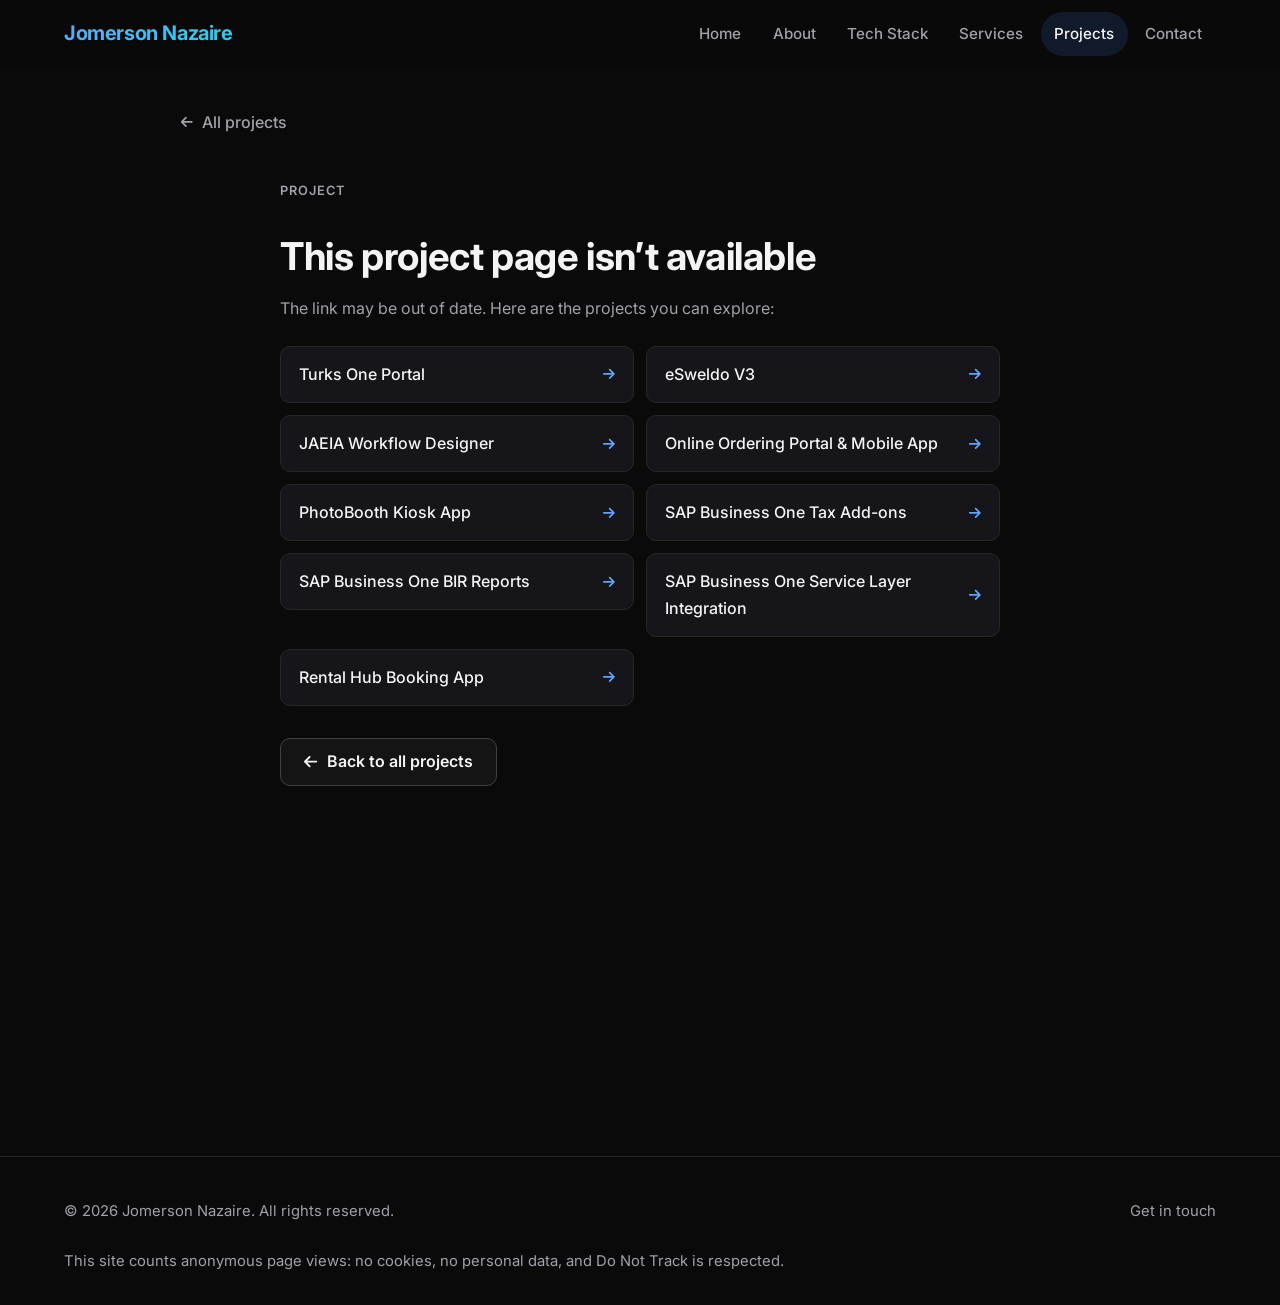
<file: project.html>
<!DOCTYPE html>
<html lang="en">
<head>
    <meta charset="UTF-8">
    <meta name="viewport" content="width=device-width, initial-scale=1.0">
    <title>Projects | Jomerson Nazaire</title>
    <meta name="description" content="Project case studies by Jomerson Nazaire: SAP Business One portals, add-ons and integrations, .NET and React web apps, WPF desktop apps and Crystal Reports.">
    <link rel="canonical" href="https://jomersonnazaire.github.io/Digital-Portfolio/project.html">
    <meta name="theme-color" content="#0a0a0a">
    <link rel="icon" href="Assets/favicon.svg" type="image/svg+xml">
    <link rel="apple-touch-icon" href="Assets/apple-touch-icon.png">
    <meta property="og:type" content="website">
    <meta property="og:site_name" content="Jomerson Nazaire">
    <meta property="og:title" content="Projects | Jomerson Nazaire">
    <meta property="og:description" content="SAP Business One portals, add-ons and integrations, .NET and React web apps, WPF desktop apps and Crystal Reports.">
    <meta property="og:image" content="https://jomersonnazaire.github.io/Digital-Portfolio/Assets/og-image.jpg">
    <meta property="og:image:width" content="1200">
    <meta property="og:image:height" content="630">
    <meta name="twitter:card" content="summary_large_image">
    <meta name="twitter:image" content="https://jomersonnazaire.github.io/Digital-Portfolio/Assets/og-image.jpg">
    <link rel="stylesheet" href="styles.css">
    <link rel="preconnect" href="https://fonts.googleapis.com">
    <link rel="preconnect" href="https://fonts.gstatic.com" crossorigin>
    <link rel="stylesheet" href="https://fonts.googleapis.com/css2?family=Inter:wght@400;500;600;700&amp;display=swap" media="print" onload="this.media='all'">
    <noscript><link rel="stylesheet" href="https://fonts.googleapis.com/css2?family=Inter:wght@400;500;600;700&amp;display=swap"></noscript>
</head>
<body class="project-page">
    <a class="skip-link" href="#main">Skip to content</a>
    <svg xmlns="http://www.w3.org/2000/svg" class="icon-sprite" aria-hidden="true" focusable="false">
    <!-- Icons: Font Awesome Free 6.7.2 by @fontawesome - https://fontawesome.com - License: CC BY 4.0 (https://fontawesome.com/license/free) -->
    <symbol id="i-arrow-left" viewBox="0 0 448 512"><path d="M9.4 233.4c-12.5 12.5-12.5 32.8 0 45.3l160 160c12.5 12.5 32.8 12.5 45.3 0s12.5-32.8 0-45.3L109.2 288 416 288c17.7 0 32-14.3 32-32s-14.3-32-32-32l-306.7 0L214.6 118.6c12.5-12.5 12.5-32.8 0-45.3s-32.8-12.5-45.3 0l-160 160z"/></symbol>
    <symbol id="i-arrow-right" viewBox="0 0 448 512"><path d="M438.6 278.6c12.5-12.5 12.5-32.8 0-45.3l-160-160c-12.5-12.5-32.8-12.5-45.3 0s-12.5 32.8 0 45.3L338.8 224 32 224c-17.7 0-32 14.3-32 32s14.3 32 32 32l306.7 0L233.4 393.4c-12.5 12.5-12.5 32.8 0 45.3s32.8 12.5 45.3 0l160-160z"/></symbol>
    <symbol id="i-check" viewBox="0 0 448 512"><path d="M438.6 105.4c12.5 12.5 12.5 32.8 0 45.3l-256 256c-12.5 12.5-32.8 12.5-45.3 0l-128-128c-12.5-12.5-12.5-32.8 0-45.3s32.8-12.5 45.3 0L160 338.7 393.4 105.4c12.5-12.5 32.8-12.5 45.3 0z"/></symbol>
    <symbol id="i-close" viewBox="0 0 384 512"><path d="M342.6 150.6c12.5-12.5 12.5-32.8 0-45.3s-32.8-12.5-45.3 0L192 210.7 86.6 105.4c-12.5-12.5-32.8-12.5-45.3 0s-12.5 32.8 0 45.3L146.7 256 41.4 361.4c-12.5 12.5-12.5 32.8 0 45.3s32.8 12.5 45.3 0L192 301.3 297.4 406.6c12.5 12.5 32.8 12.5 45.3 0s12.5-32.8 0-45.3L237.3 256 342.6 150.6z"/></symbol>
    </svg>

    <header class="site-header">
        <nav class="nav container" aria-label="Main">
            <a class="nav-logo" href="index.html">Jomerson Nazaire</a>
            <button class="nav-toggle" id="nav-toggle" type="button" aria-label="Open menu" aria-expanded="false" aria-controls="nav-menu">
                <span class="nav-toggle-bar" aria-hidden="true"></span>
                <span class="nav-toggle-bar" aria-hidden="true"></span>
                <span class="nav-toggle-bar" aria-hidden="true"></span>
            </button>
            <ul class="nav-menu" id="nav-menu">
                <li><a href="index.html#home" class="nav-link">Home</a></li>
                <li><a href="index.html#about" class="nav-link">About</a></li>
                <li><a href="index.html#tech-stack" class="nav-link">Tech Stack</a></li>
                <li><a href="index.html#services" class="nav-link">Services</a></li>
                <li><a href="index.html#projects" class="nav-link is-active" aria-current="true">Projects</a></li>
                <li><a href="index.html#contact" class="nav-link">Contact</a></li>
            </ul>
        </nav>
    </header>

    <main id="main" class="project-main" tabindex="-1">
        <div class="container">
            <p class="breadcrumb"><a href="index.html#projects"><svg class="icon" aria-hidden="true"><use href="#i-arrow-left"></use></svg>All projects</a></p>
            <div id="project-detail" class="project-detail">
                <noscript>
                    <div class="project-missing">
                        <h1>Project details need JavaScript</h1>
                        <p>Please enable JavaScript, or <a href="index.html#projects">go back to the projects list</a>.</p>
                    </div>
                </noscript>
            </div>
        </div>
    </main>

    <div class="toast" id="toast" role="status" aria-live="polite" aria-atomic="true"></div>

    <footer class="site-footer">
        <div class="container footer-inner">
            <p>&copy; <span data-year>2026</span> Jomerson Nazaire. All rights reserved.</p>
            <a href="index.html#contact" class="footer-top">Get in touch</a>
            <p class="footer-note" id="analytics-note" hidden>This site counts anonymous page views: no cookies, no personal data, and Do Not Track is respected.</p>
        </div>
    </footer>

    <script src="script.js" defer></script>
</body>
</html>
</file>
<file: styles.css>
/* ==========================================================================
   Jomerson Nazaire, portfolio styles
   Dark theme, Inter, blue/cyan accent. No build step.
   ========================================================================== */

:root {
    --bg: #0a0a0a;
    --bg-alt: #101013;
    --card: #16161a;
    --card-hover: #1b1b20;
    --border: #27272a;
    --border-strong: #3f3f46;
    --input-border: #71717a;

    --text: #f4f4f5;
    --text-2: #d4d4d8;
    --text-muted: #a1a1aa;

    --accent: #3b82f6;
    --accent-2: #06b6d4;
    --accent-text: #60a5fa;
    --accent-gradient: linear-gradient(135deg, #3b82f6 0%, #06b6d4 100%);
    --heading-gradient: linear-gradient(135deg, #60a5fa 0%, #22d3ee 100%);
    /* White text measures >= 5.1:1 on both ends of this gradient (WCAG AA). */
    --btn-gradient: linear-gradient(135deg, #2563eb 0%, #0e7490 100%);
    --btn-gradient-hover: linear-gradient(135deg, #1d4ed8 0%, #155e75 100%);

    --radius: 14px;
    --radius-sm: 10px;
    --header-h: 68px;
    --shadow: 0 18px 40px rgba(0, 0, 0, 0.35);
    --ring: 0 0 0 3px rgba(96, 165, 250, 0.55);
}

/* ---------- Reset / base ---------- */
*, *::before, *::after { box-sizing: border-box; margin: 0; padding: 0; }

html {
    -webkit-text-size-adjust: 100%;
    text-size-adjust: 100%;
}

@media (prefers-reduced-motion: no-preference) {
    html { scroll-behavior: smooth; }
}

body {
    font-family: 'Inter', system-ui, -apple-system, 'Segoe UI', Roboto, Arial, sans-serif;
    background: var(--bg);
    color: var(--text-2);
    line-height: 1.65;
    font-size: 1rem;
    -webkit-font-smoothing: antialiased;
    -moz-osx-font-smoothing: grayscale;
}

html.menu-open { overflow: hidden; }

img, video, svg { display: block; max-width: 100%; }
img { height: auto; }
ul { list-style: none; }
a { color: var(--accent-text); }
a:hover { color: #93c5fd; }
button, input, textarea { font: inherit; color: inherit; }
h1, h2, h3 { color: var(--text); line-height: 1.2; letter-spacing: -0.01em; }

.container {
    width: 100%;
    max-width: 1200px;
    margin: 0 auto;
    padding: 0 24px;
}

.icon { width: 1em; height: 1em; fill: currentColor; flex-shrink: 0; }
.icon-sprite { position: absolute; width: 0; height: 0; overflow: hidden; }

.sr-only {
    position: absolute !important;
    width: 1px; height: 1px;
    padding: 0; margin: -1px;
    overflow: hidden; clip: rect(0, 0, 0, 0);
    white-space: nowrap; border: 0;
}

/* Focus: always visible for keyboard users */
:focus-visible {
    outline: 3px solid var(--accent-text);
    outline-offset: 3px;
    border-radius: 6px;
}
main:focus { outline: none; }

.skip-link {
    position: fixed;
    top: 12px; left: 12px;
    z-index: 2000;
    padding: 10px 16px;
    background: #fff;
    color: #0a0a0a;
    font-weight: 600;
    border-radius: 8px;
    text-decoration: none;
    transform: translateY(-160%);
}
.skip-link:focus { transform: none; color: #0a0a0a; }

/* Sections land below the fixed header when reached by #hash */
section[id], [id="main"] { scroll-margin-top: var(--header-h); }

/* ---------- Header / navigation ---------- */
.site-header {
    position: fixed;
    inset: 0 0 auto 0;
    z-index: 1000;
    height: var(--header-h);
    background: rgba(10, 10, 10, 0.72);
    -webkit-backdrop-filter: blur(12px);
    backdrop-filter: blur(12px);
    border-bottom: 1px solid transparent;
    transition: background-color .25s ease, border-color .25s ease;
}
.site-header.is-scrolled {
    background: rgba(10, 10, 10, 0.92);
    border-bottom-color: var(--border);
}

.nav {
    height: 100%;
    display: flex;
    align-items: center;
    justify-content: space-between;
    gap: 1.5rem;
}

.nav-logo {
    font-size: 1.25rem;
    font-weight: 700;
    letter-spacing: -0.02em;
    text-decoration: none;
    background: var(--heading-gradient);
    -webkit-background-clip: text;
    background-clip: text;
    color: transparent;
    padding: 6px 0;
}

.nav-menu {
    display: flex;
    align-items: center;
    gap: 0.25rem;
}

.nav-link {
    display: inline-flex;
    align-items: center;
    min-height: 44px;
    padding: 0 0.85rem;
    color: var(--text-muted);
    font-weight: 500;
    font-size: 0.95rem;
    text-decoration: none;
    border-radius: 999px;
    transition: color .2s ease, background-color .2s ease;
}
.nav-link:hover { color: var(--text); background: rgba(255, 255, 255, 0.05); }
.nav-link.is-active { color: var(--text); background: rgba(59, 130, 246, 0.14); }

.nav-toggle {
    display: none;
    width: 44px;
    height: 44px;
    margin-right: -8px;
    border: 0;
    border-radius: 10px;
    background: transparent;
    cursor: pointer;
    flex-direction: column;
    align-items: center;
    justify-content: center;
    gap: 5px;
}
.nav-toggle:hover { background: rgba(255, 255, 255, 0.06); }
.nav-toggle-bar {
    width: 22px;
    height: 2px;
    border-radius: 2px;
    background: var(--text);
    transition: transform .25s ease, opacity .2s ease;
}
.nav-toggle[aria-expanded="true"] .nav-toggle-bar:nth-child(1) { transform: translateY(7px) rotate(45deg); }
.nav-toggle[aria-expanded="true"] .nav-toggle-bar:nth-child(2) { opacity: 0; }
.nav-toggle[aria-expanded="true"] .nav-toggle-bar:nth-child(3) { transform: translateY(-7px) rotate(-45deg); }

@media (max-width: 900px) {
    .nav-toggle { display: inline-flex; }

    /* The header uses backdrop-filter, so it is the containing block for this panel. */
    .nav-menu {
        position: absolute;
        top: var(--header-h);
        left: 0;
        right: 0;
        height: calc(100vh - var(--header-h));
        height: calc(100dvh - var(--header-h));
        flex-direction: column;
        align-items: stretch;
        gap: 0.25rem;
        padding: 1.25rem 24px 2rem;
        background: var(--bg);
        border-top: 1px solid var(--border);
        overflow-y: auto;
        visibility: hidden;
        opacity: 0;
        transform: translateY(-8px);
        transition: opacity .2s ease, transform .2s ease, visibility 0s linear .2s;
    }
    .nav-menu.is-open {
        visibility: visible;
        opacity: 1;
        transform: none;
        transition: opacity .2s ease, transform .2s ease, visibility 0s;
    }
    .nav-link {
        width: 100%;
        min-height: 52px;
        padding: 0 1rem;
        font-size: 1.125rem;
        border-radius: var(--radius-sm);
    }
}

/* ---------- Buttons ---------- */
.btn {
    display: inline-flex;
    align-items: center;
    justify-content: center;
    gap: 0.55rem;
    min-height: 48px;
    padding: 0 1.4rem;
    border-radius: 10px;
    border: 1px solid transparent;
    font-weight: 600;
    font-size: 1rem;
    line-height: 1.2;
    text-decoration: none;
    cursor: pointer;
    transition: transform .2s ease, box-shadow .2s ease, background-color .2s ease, border-color .2s ease, color .2s ease;
}
.btn .icon { width: 0.95em; height: 0.95em; }
.btn-sm { min-height: 44px; padding: 0 1.1rem; font-size: 0.95rem; }
.btn-full { width: 100%; }

.btn-primary {
    background: var(--btn-gradient);
    color: #fff;
    box-shadow: 0 8px 22px rgba(37, 99, 235, 0.25);
}
.btn-primary:hover { background: var(--btn-gradient-hover); color: #fff; }

.btn-secondary {
    background: rgba(255, 255, 255, 0.04);
    color: var(--text);
    border-color: var(--border-strong);
}
.btn-secondary:hover { color: var(--text); border-color: var(--accent-text); background: rgba(59, 130, 246, 0.12); }

.btn-ghost { background: transparent; color: var(--text-2); }
.btn-ghost:hover { color: var(--text); background: rgba(255, 255, 255, 0.06); }

@media (hover: hover) {
    .btn-primary:hover { transform: translateY(-2px); box-shadow: 0 12px 28px rgba(37, 99, 235, 0.35); }
}

/* ---------- Shared bits ---------- */
.eyebrow {
    display: inline-block;
    font-size: 0.8rem;
    font-weight: 600;
    letter-spacing: 0.08em;
    text-transform: uppercase;
    color: var(--accent-text);
}

.accent-text {
    background: var(--heading-gradient);
    -webkit-background-clip: text;
    background-clip: text;
    color: transparent;
}

.section { padding: 6rem 0; }
.section--alt { background: var(--bg-alt); border-top: 1px solid #18181b; border-bottom: 1px solid #18181b; }

.section-head { text-align: center; max-width: 680px; margin: 0 auto 3rem; }
.section-title {
    font-size: clamp(2rem, 1.4rem + 2vw, 2.6rem);
    font-weight: 700;
    letter-spacing: -0.02em;
    background: var(--heading-gradient);
    -webkit-background-clip: text;
    background-clip: text;
    color: transparent;
    padding-bottom: 0.1em;
}
.section-subtitle { margin-top: 0.75rem; color: var(--text-muted); font-size: 1.075rem; }

/* ---------- Hero ---------- */
.hero {
    position: relative;
    isolation: isolate;
    overflow: hidden;
    min-height: 100vh;
    min-height: 100svh;
    display: flex;
    align-items: center;
    padding: calc(var(--header-h) + 3rem) 0 5rem;
}

.hero-media {
    position: absolute;
    inset: 0;
    z-index: -1;
    background: #05070c url("Assets/Video/hero-poster.webp") center / cover no-repeat;
}
.hero-video {
    position: absolute;
    inset: 0;
    width: 100%;
    height: 100%;
    object-fit: cover;
    opacity: 0;
    transition: opacity .8s ease;
}
.hero-video.is-playing { opacity: 1; }

/* Scrim: keeps hero text readable over any video frame */
.hero-media::after {
    content: "";
    position: absolute;
    inset: 0;
    background:
        linear-gradient(90deg, rgba(5, 7, 12, 0.9) 0%, rgba(5, 7, 12, 0.74) 42%, rgba(5, 7, 12, 0.3) 100%),
        linear-gradient(180deg, rgba(10, 10, 10, 0) 60%, var(--bg) 100%);
}

.hero-inner {
    display: grid;
    grid-template-columns: minmax(0, 1fr) auto;
    align-items: center;
    gap: 4rem;
}

.hero-eyebrow { margin-bottom: 1.1rem; }

.hero h1 {
    font-size: clamp(2.25rem, 1.2rem + 3.6vw, 3.75rem);
    font-weight: 700;
    letter-spacing: -0.03em;
    line-height: 1.1;
    margin-bottom: 1.5rem;
    text-shadow: 0 2px 24px rgba(0, 0, 0, 0.5);
}

.hero-lead {
    max-width: 38rem;
    font-size: clamp(1.05rem, 0.95rem + 0.4vw, 1.25rem);
    color: #e4e4e7;
    text-shadow: 0 1px 3px rgba(0, 0, 0, 0.8);
    margin-bottom: 2.25rem;
}

.hero-buttons { display: flex; flex-wrap: wrap; gap: 0.85rem; }

.profile-ring {
    width: 280px;
    aspect-ratio: 1;
    padding: 5px;
    border-radius: 50%;
    background: var(--accent-gradient);
    box-shadow: 0 0 0 10px rgba(59, 130, 246, 0.08), 0 24px 60px rgba(6, 182, 212, 0.18);
}
.profile-ring img {
    width: 100%;
    height: 100%;
    object-fit: cover;
    border-radius: 50%;
    border: 4px solid var(--bg);
    background: var(--card);
}

.video-toggle {
    position: absolute;
    right: 24px;
    bottom: 24px;
    z-index: 2;
    width: 44px;
    height: 44px;
    display: inline-flex;
    align-items: center;
    justify-content: center;
    border-radius: 50%;
    border: 1px solid rgba(255, 255, 255, 0.25);
    background: rgba(10, 10, 10, 0.6);
    color: #fff;
    cursor: pointer;
}
.video-toggle[hidden] { display: none; }
.video-toggle:hover { background: rgba(10, 10, 10, 0.85); }
.video-toggle .icon { width: 14px; height: 14px; }

/* Gentle entrance for the hero only (disabled for reduced motion below) */
.fade-in { animation: fadeUp .7s ease both; }
.fade-in--1 { animation-delay: .1s; }
.fade-in--2 { animation-delay: .2s; }
.fade-in--3 { animation-delay: .3s; }
@keyframes fadeUp {
    from { opacity: 0; transform: translateY(16px); }
    to { opacity: 1; transform: none; }
}

/* ---------- About ---------- */
.about-grid {
    display: grid;
    grid-template-columns: minmax(0, 1fr) 320px;
    gap: 3.5rem;
    align-items: start;
}
.about-text p { color: var(--text-muted); font-size: 1.075rem; line-height: 1.8; }
.about-text p + p { margin-top: 1.25rem; }
.about-text .about-intro { color: var(--text); font-size: 1.2rem; }

.about-facts { display: grid; gap: 1rem; }
.fact {
    padding: 1.4rem 1.5rem;
    background: var(--card);
    border: 1px solid var(--border);
    border-radius: var(--radius);
}
.fact-value {
    display: block;
    font-size: 2.5rem;
    font-weight: 700;
    line-height: 1.1;
    letter-spacing: -0.02em;
    background: var(--heading-gradient);
    -webkit-background-clip: text;
    background-clip: text;
    color: transparent;
}
.fact-value--sm { font-size: 1.25rem; letter-spacing: -0.01em; }
.fact-label { display: block; margin-top: 0.35rem; color: var(--text-muted); font-size: 0.9rem; }

/* ---------- Tech stack ---------- */
.tech-grid {
    display: grid;
    grid-template-columns: repeat(3, minmax(0, 1fr));
    gap: 1.25rem;
}
.tech-group {
    padding: 1.5rem;
    background: var(--card);
    border: 1px solid var(--border);
    border-radius: var(--radius);
}
.tech-group h3 {
    font-size: 1rem;
    font-weight: 600;
    margin-bottom: 1rem;
    color: var(--text);
}
.chips { display: flex; flex-wrap: wrap; gap: 0.5rem; }
.chips li {
    padding: 0.35rem 0.75rem;
    font-size: 0.875rem;
    font-weight: 500;
    color: var(--text-2);
    background: rgba(255, 255, 255, 0.04);
    border: 1px solid var(--border-strong);
    border-radius: 999px;
}

/* ---------- Cards (services + projects) ---------- */
.card-grid {
    /* Flex (not grid) so an incomplete last row is centred instead of left-aligned (5 cards: 3+2 / 2+2+1). */
    --cols: 3;
    --gap: 1.5rem;
    display: flex;
    flex-wrap: wrap;
    justify-content: center;
    gap: var(--gap);
}
.card-grid > .card { flex: 0 1 calc((100% - (var(--cols) - 1) * var(--gap)) / var(--cols)); min-width: 0; }

.card {
    position: relative;
    display: flex;
    flex-direction: column;
    background: var(--card);
    border: 1px solid var(--border);
    border-radius: var(--radius);
    overflow: hidden;
    transition: transform .25s ease, border-color .25s ease, box-shadow .25s ease, background-color .25s ease;
}
.card-img {
    width: 100%;
    aspect-ratio: 16 / 9;
    object-fit: cover;
    background: #0d0d10;
}
.card-body {
    display: flex;
    flex-direction: column;
    flex: 1;
    padding: 1.4rem 1.5rem 1.5rem;
}
.card-body h3 { font-size: 1.15rem; font-weight: 600; margin-bottom: 0.6rem; }
.card-body p { color: var(--text-muted); font-size: 0.975rem; margin-bottom: 1.25rem; }
.service-card .service-cta { margin-top: auto; align-self: flex-start; }

/* Project cards: the title link covers the whole card */
.card-media { position: relative; overflow: hidden; }
.card-media .card-img { object-position: center top; transition: transform .4s ease; }
.card-link { color: var(--text); text-decoration: none; }
.card-link::after { content: ""; position: absolute; inset: 0; z-index: 1; border-radius: inherit; }
.card-link:focus-visible { outline: none; }
.project-card:focus-within {
    border-color: var(--accent-text);
    box-shadow: var(--ring);
}
.card-more {
    margin-top: auto;
    padding-top: 1.1rem;
    display: inline-flex;
    align-items: center;
    gap: 0.45rem;
    color: var(--accent-text);
    font-weight: 600;
    font-size: 0.95rem;
}
.card-more .icon { width: 0.85em; height: 0.85em; transition: transform .2s ease; }
.project-card:focus-within .card-more .icon { transform: translateX(4px); }

@media (hover: hover) {
    .card:hover { border-color: var(--border-strong); background: var(--card-hover); transform: translateY(-4px); box-shadow: var(--shadow); }
    .project-card:hover { border-color: rgba(96, 165, 250, 0.6); }
    .project-card:hover .card-img { transform: scale(1.03); }
    .project-card:hover .card-more .icon { transform: translateX(4px); }
}

.project-tech { display: flex; flex-wrap: wrap; gap: 0.45rem; }
.tech-tag {
    padding: 0.25rem 0.7rem;
    font-size: 0.8rem;
    font-weight: 500;
    color: var(--accent-text);
    background: rgba(59, 130, 246, 0.1);
    border: 1px solid rgba(96, 165, 250, 0.3);
    border-radius: 999px;
}

/* ---------- Contact ---------- */
.contact-grid {
    display: grid;
    grid-template-columns: minmax(0, 1fr) minmax(0, 1.1fr);
    gap: 3.5rem;
    align-items: start;
}
.contact-info h3 { font-size: 1.5rem; margin-bottom: 0.75rem; }
.contact-info > p { color: var(--text-muted); margin-bottom: 2rem; font-size: 1.05rem; }

.contact-methods { display: grid; gap: 1.1rem; margin-bottom: 2rem; }
.contact-methods li { display: flex; align-items: flex-start; gap: 1rem; color: var(--text-2); }
.contact-methods a { color: var(--text); text-decoration: none; font-weight: 500; overflow-wrap: anywhere; }
.contact-methods a:hover { color: var(--accent-text); text-decoration: underline; }
.contact-label { display: block; font-size: 0.8rem; color: var(--text-muted); text-transform: uppercase; letter-spacing: 0.06em; font-weight: 600; }
.contact-sub { display: block; margin-top: 0.15rem; color: var(--text-muted); }
.contact-sub a { color: var(--accent-text); font-weight: 500; display: inline-block; padding: 0.35rem 0; }
.contact-icon {
    flex-shrink: 0;
    width: 44px;
    height: 44px;
    display: inline-flex;
    align-items: center;
    justify-content: center;
    border-radius: 12px;
    background: rgba(59, 130, 246, 0.12);
    color: var(--accent-text);
}

.social-links { display: flex; gap: 0.75rem; }
.social-link {
    width: 48px;
    height: 48px;
    display: inline-flex;
    align-items: center;
    justify-content: center;
    border-radius: 50%;
    background: var(--card);
    border: 1px solid var(--border-strong);
    color: var(--text-2);
    transition: background-color .2s ease, color .2s ease, border-color .2s ease;
}
.social-link .icon { width: 20px; height: 20px; }
.social-link:hover { background: #2563eb; border-color: #2563eb; color: #fff; }

.contact-form {
    padding: 2rem;
    background: var(--card);
    border: 1px solid var(--border);
    border-radius: var(--radius);
}
.form-group { margin-bottom: 1.25rem; }
.form-group label { display: block; margin-bottom: 0.45rem; color: var(--text); font-weight: 500; }
.form-group input,
.form-group textarea {
    width: 100%;
    padding: 0.8rem 0.9rem;
    font-size: 1rem; /* 16px: avoids iOS zoom on focus */
    color: var(--text);
    background: #0e0e11;
    border: 1px solid var(--input-border);
    border-radius: var(--radius-sm);
    transition: border-color .2s ease, box-shadow .2s ease;
}
.form-group textarea { resize: vertical; min-height: 140px; }
.form-group input:focus-visible,
.form-group textarea:focus-visible {
    outline: none;
    border-color: var(--accent-text);
    box-shadow: var(--ring);
}
.form-note { margin-top: 0.9rem; color: var(--text-muted); font-size: 0.875rem; }
.contact-form { position: relative; }
/* Honeypot: off-screen for people, still in the form for bots. */
.hp-field { position: absolute; left: -10000px; top: auto; width: 1px; height: 1px; overflow: hidden; }
.btn[aria-disabled="true"] { opacity: 0.75; cursor: progress; }
/* Status line stays in the DOM (live region); it only takes space when it has text. */
.form-status:empty { margin: 0; padding: 0; border: 0; }
.form-status {
    margin-top: 0.9rem;
    padding: 0.8rem 1rem;
    font-size: 0.95rem;
    line-height: 1.55;
    color: var(--text-2);
    background: #0e0e11;
    border: 1px solid var(--border-strong);
    border-left-width: 3px;
    border-radius: var(--radius-sm);
}
.form-status--sending { border-left-color: var(--accent-text); }
.form-status--success { border-left-color: #34d399; color: #d1fae5; }
.form-status--error { border-left-color: #f87171; color: #fee2e2; }
.form-status a { color: #93c5fd; text-decoration: underline; text-underline-offset: 2px; }

/* ---------- Contact dialog ---------- */
.dialog {
    width: min(520px, calc(100% - 32px));
    max-height: calc(100dvh - 32px);
    margin: auto;
    padding: 1.75rem;
    color: var(--text-2);
    background: var(--card);
    border: 1px solid var(--border-strong);
    border-radius: 16px;
    box-shadow: 0 30px 80px rgba(0, 0, 0, 0.6);
}
.dialog::backdrop { background: rgba(0, 0, 0, 0.72); }
.dialog-head { display: flex; align-items: center; justify-content: space-between; gap: 1rem; margin-bottom: 0.75rem; }
.dialog-head h2 { font-size: 1.3rem; }
.dialog h3 { font-size: 1.15rem; margin-bottom: 0.5rem; }
.dialog h3:focus { outline: none; }
.dialog p { color: var(--text-muted); margin-bottom: 1.1rem; }
.dialog-close {
    width: 44px; height: 44px;
    display: inline-flex; align-items: center; justify-content: center;
    margin-right: -10px;
    border: 0; border-radius: 10px;
    background: transparent; color: var(--text-muted);
    cursor: pointer;
}
.dialog-close:hover { background: rgba(255, 255, 255, 0.06); color: var(--text); }
.dialog-close .icon { width: 16px; height: 16px; }

.channel-list { display: grid; grid-template-columns: repeat(3, 1fr); gap: 0.75rem; margin-bottom: 0.9rem; }
.channel {
    display: flex;
    flex-direction: column;
    align-items: center;
    gap: 0.5rem;
    padding: 1rem 0.5rem;
    min-height: 44px;
    color: var(--text);
    text-decoration: none;
    font-weight: 600;
    background: #0e0e11;
    border: 1px solid var(--border-strong);
    border-radius: 12px;
    transition: border-color .2s ease, background-color .2s ease;
}
.channel .icon { width: 26px; height: 26px; color: var(--accent-text); }
.channel:hover { color: var(--text); border-color: var(--accent-text); background: rgba(59, 130, 246, 0.12); }
.dialog .dialog-hint { font-size: 0.85rem; }
.preview-label { display: block; font-size: 0.85rem; font-weight: 600; color: var(--text); margin-bottom: 0.4rem; }
.message-preview {
    display: block;
    max-height: 9rem;
    overflow: auto;
    padding: 0.75rem 0.9rem;
    font-size: 0.9rem;
    white-space: pre-wrap;
    color: var(--text-2);
    background: #0e0e11;
    border: 1px solid var(--border);
    border-radius: var(--radius-sm);
    margin-bottom: 1.1rem;
}
.dialog-actions { display: flex; flex-wrap: wrap; gap: 0.6rem; }

/* ---------- Toast ---------- */
.toast {
    position: fixed;
    left: 50%;
    bottom: 24px;
    z-index: 3000;
    max-width: min(440px, calc(100% - 32px));
    padding: 0.85rem 1.1rem;
    color: #fff;
    font-weight: 500;
    font-size: 0.95rem;
    background: #1e293b;
    border: 1px solid #334155;
    border-left: 4px solid var(--accent-text);
    border-radius: 10px;
    box-shadow: 0 16px 40px rgba(0, 0, 0, 0.45);
    transform: translate(-50%, 150%);
    opacity: 0;
    transition: transform .3s ease, opacity .3s ease;
    pointer-events: none;
}
.toast.is-visible { transform: translate(-50%, 0); opacity: 1; }
.toast--success { border-left-color: #34d399; }
.toast--error { border-left-color: #f87171; }

/* ---------- Footer ---------- */
.site-footer {
    padding: 2rem 0;
    border-top: 1px solid var(--border);
    background: var(--bg);
}
.footer-inner { display: flex; flex-wrap: wrap; align-items: center; justify-content: space-between; gap: 1rem; }
.footer-note { flex-basis: 100%; color: var(--text-muted); font-size: 0.85rem; }
.footer-note[hidden] { display: none; }
.site-footer p { color: var(--text-muted); font-size: 0.925rem; }
.footer-top { color: var(--text-muted); font-size: 0.925rem; text-decoration: none; padding: 0.6rem 0; }
.footer-top:hover { color: var(--text); }

/* ---------- Project detail page ---------- */
.project-main { padding: calc(var(--header-h) + 2rem) 0 5rem; min-height: 70vh; }
.breadcrumb { max-width: 920px; margin: 0 auto 1.5rem; }
.breadcrumb a {
    display: inline-flex; align-items: center; gap: 0.5rem;
    min-height: 44px;
    color: var(--text-muted); text-decoration: none; font-weight: 500;
}
.breadcrumb a:hover { color: var(--text); }
.breadcrumb .icon { width: 0.85em; height: 0.85em; }

/* Reserve space so the footer doesn't jump when JS renders the project (CLS) */
.project-detail { min-height: 100vh; }
.project-article { max-width: 920px; margin: 0 auto; }
.project-header { margin-bottom: 2rem; }
.project-header h1 { font-size: clamp(2rem, 1.3rem + 2.4vw, 3rem); letter-spacing: -0.03em; margin: 0.5rem 0 1rem; }
.project-summary { font-size: 1.15rem; color: var(--text-muted); max-width: 46rem; margin-bottom: 1.25rem; }
.project-cover {
    margin-bottom: 2.5rem;
    border-radius: var(--radius);
    overflow: hidden;
    border: 1px solid var(--border);
    background: #0d0d10;
}
.project-cover img { width: 100%; height: auto; }
.project-body { display: grid; gap: 2.25rem; }
.project-body h2 { font-size: 1.35rem; margin-bottom: 0.85rem; }
.project-body p { color: var(--text-2); font-size: 1.05rem; line-height: 1.8; }
.project-highlights { display: grid; gap: 0.85rem; }
.project-highlights li {
    display: flex; gap: 0.85rem; align-items: flex-start;
    padding: 1rem 1.1rem;
    background: var(--card);
    border: 1px solid var(--border);
    border-radius: var(--radius-sm);
    color: var(--text-2);
}
.project-highlights .icon { width: 16px; height: 16px; margin-top: 0.3rem; color: #34d399; }
.project-cta { display: flex; flex-wrap: wrap; gap: 0.85rem; }
.project-section p + p { margin-top: 0.9rem; }
.project-subhead { font-size: 1.05rem; font-weight: 600; color: var(--text); margin: 1.5rem 0 0.75rem; }
.project-subhead:first-of-type { margin-top: 0; }
.project-cover figcaption { padding: 0.75rem 1.1rem; font-size: 0.9rem; color: var(--text-muted); border-top: 1px solid var(--border); }
.project-cover-link, .gallery-link { display: block; cursor: zoom-in; }

/* At-a-glance facts (client, type, year, role, stack) */
.project-facts { display: grid; grid-template-columns: repeat(auto-fit, minmax(190px, 1fr)); gap: 0.75rem; }
.project-fact {
    padding: 0.95rem 1.1rem;
    background: var(--card);
    border: 1px solid var(--border);
    border-radius: var(--radius-sm);
}
.project-fact--wide { grid-column: 1 / -1; }
.project-fact dt {
    margin-bottom: 0.3rem;
    font-size: 0.78rem; font-weight: 600; letter-spacing: 0.08em; text-transform: uppercase;
    color: var(--text-muted);
}
.project-fact dd { margin: 0; color: var(--text); font-weight: 500; line-height: 1.5; }

.project-results { display: grid; gap: 0.75rem; }
.project-results li {
    padding: 0.95rem 1.1rem;
    color: var(--text-2);
    background: var(--card);
    border: 1px solid var(--border);
    border-left: 3px solid #34d399;
    border-radius: var(--radius-sm);
}

/* Screenshot gallery */
.project-section h2 .count { color: var(--text-muted); font-weight: 500; font-size: 0.85em; }
.project-gallery { display: grid; grid-template-columns: repeat(2, minmax(0, 1fr)); gap: 1.5rem 1.25rem; }
.gallery-item { margin: 0; }
.gallery-link {
    overflow: hidden;
    background: #0d0d10;
    border: 1px solid var(--border);
    border-radius: var(--radius-sm);
    transition: border-color .2s ease;
}
.gallery-link img {
    width: 100%; height: auto;
    aspect-ratio: 16 / 10;
    object-fit: cover; object-position: center top;
    transition: transform .3s ease;
}
.gallery-item figcaption { margin-top: 0.6rem; font-size: 0.9rem; line-height: 1.55; color: var(--text-muted); }
@media (hover: hover) {
    .gallery-link:hover { border-color: var(--accent-text); }
    .gallery-link:hover img { transform: scale(1.02); }
}

/* Lightbox (native <dialog>) */
.lightbox {
    width: 100%; height: 100%;
    max-width: none; max-height: none;
    margin: 0; padding: 0; border: 0;
    color: var(--text);
    background: rgba(6, 6, 9, 0.96);
}
.lightbox::backdrop { background: rgba(0, 0, 0, 0.7); }
.lightbox-inner {
    position: relative;
    display: flex; flex-direction: column;
    height: 100%;
    padding: 0.75rem clamp(0.75rem, 5vw, 5rem) 1.25rem;
}
.lightbox-bar { display: flex; align-items: center; justify-content: space-between; gap: 1rem; min-height: 52px; }
.lightbox-count { color: var(--text-muted); font-size: 0.95rem; }
.lightbox-figure {
    flex: 1; min-height: 0; margin: 0;
    display: flex; flex-direction: column; align-items: center; justify-content: center; gap: 0.85rem;
}
.lightbox-img {
    width: auto; height: auto;
    max-width: 100%; max-height: calc(100vh - 10rem);
    object-fit: contain;
    border-radius: 8px;
    background: #0d0d10;
}
.lightbox-caption { max-width: 60rem; text-align: center; font-size: 0.95rem; color: var(--text-2); }
.lightbox-btn {
    display: inline-flex; align-items: center; justify-content: center;
    width: 48px; height: 48px; flex: none;
    color: var(--text);
    background: rgba(39, 39, 42, 0.9);
    border: 1px solid var(--border-strong);
    border-radius: 999px;
    cursor: pointer;
    transition: background-color .2s ease;
}
.lightbox-btn:hover { background: var(--border-strong); }
.lightbox-btn .icon { width: 18px; height: 18px; }
.lightbox-prev, .lightbox-next { position: absolute; top: 50%; transform: translateY(-50%); }
.lightbox-prev { left: 0.75rem; }
.lightbox-next { right: 0.75rem; }

.more-projects { max-width: 920px; margin: 4rem auto 0; padding-top: 2.5rem; border-top: 1px solid var(--border); }
.more-projects h2 { font-size: 1.2rem; margin-bottom: 1rem; }
.other-projects { display: grid; grid-template-columns: repeat(2, minmax(0, 1fr)); gap: 0.75rem; }
.other-project {
    display: flex; align-items: center; justify-content: space-between; gap: 1rem;
    min-height: 56px;
    padding: 0.9rem 1.1rem;
    color: var(--text);
    text-decoration: none;
    font-weight: 500;
    background: var(--card);
    border: 1px solid var(--border);
    border-radius: var(--radius-sm);
    transition: border-color .2s ease, background-color .2s ease;
}
.other-project:hover { color: var(--text); border-color: var(--accent-text); background: var(--card-hover); }
.other-project .icon { width: 0.85em; height: 0.85em; color: var(--accent-text); }

.project-missing { max-width: 720px; margin: 2rem auto; text-align: left; }
.project-missing h1 { font-size: clamp(1.75rem, 1.3rem + 1.6vw, 2.4rem); margin: 0.5rem 0 1rem; }
.project-missing > p { color: var(--text-muted); margin-bottom: 1.5rem; }
.project-missing .other-projects { margin-bottom: 2rem; }

/* ---------- Responsive ---------- */
@media (max-width: 1024px) {
    .card-grid { --cols: 2; }
    .tech-grid { grid-template-columns: repeat(2, minmax(0, 1fr)); }
    .about-grid { grid-template-columns: 1fr; gap: 2.5rem; }
    .about-facts { grid-template-columns: repeat(3, minmax(0, 1fr)); }
    .contact-grid { gap: 2.5rem; }
}

@media (max-width: 900px) {
    .hero-inner { grid-template-columns: 1fr; text-align: center; gap: 2.5rem; }
    .hero-photo { order: -1; display: flex; justify-content: center; }
    .hero-lead { margin-left: auto; margin-right: auto; }
    .hero-buttons { justify-content: center; }
    .profile-ring { width: 200px; }
    .hero-media::after {
        background:
            linear-gradient(180deg, rgba(5, 7, 12, 0.78) 0%, rgba(5, 7, 12, 0.86) 100%),
            linear-gradient(180deg, rgba(10, 10, 10, 0) 70%, var(--bg) 100%);
    }
    .contact-grid { grid-template-columns: 1fr; }
}

@media (max-width: 767px) {
    .hero-media { background-image: url("Assets/Video/hero-poster-640.webp"); }
    .hero { min-height: auto; padding: calc(var(--header-h) + 2.5rem) 0 4rem; }
    .section { padding: 4.5rem 0; }
    .about-facts { grid-template-columns: 1fr; }
}

@media (max-width: 640px) {
    .container { padding: 0 18px; }
    .card-grid { --cols: 1; }
    .tech-grid, .other-projects { grid-template-columns: 1fr; }
    .project-gallery { grid-template-columns: 1fr; }
    .lightbox-inner { padding-bottom: 5rem; }
    .lightbox-img { max-height: calc(100vh - 13rem); }
    .lightbox-prev, .lightbox-next { top: auto; bottom: 1rem; transform: none; }
    .lightbox-prev { left: calc(50% - 60px); }
    .lightbox-next { right: calc(50% - 60px); }
    .profile-ring { width: 156px; }
    .hero-buttons .btn { width: 100%; }
    .contact-form { padding: 1.5rem; }
    .dialog { padding: 1.35rem; }
    .channel-list { grid-template-columns: 1fr; }
    .channel { flex-direction: row; justify-content: center; padding: 0.85rem; }
    .channel .icon { width: 22px; height: 22px; }
    .footer-inner { justify-content: center; text-align: center; }
}

/* ---------- Reduced motion ---------- */
@media (prefers-reduced-motion: reduce) {
    *, *::before, *::after {
        animation: none !important;
        transition: none !important;
        scroll-behavior: auto !important;
    }
    .hero-video { display: none; }
}
</file>
